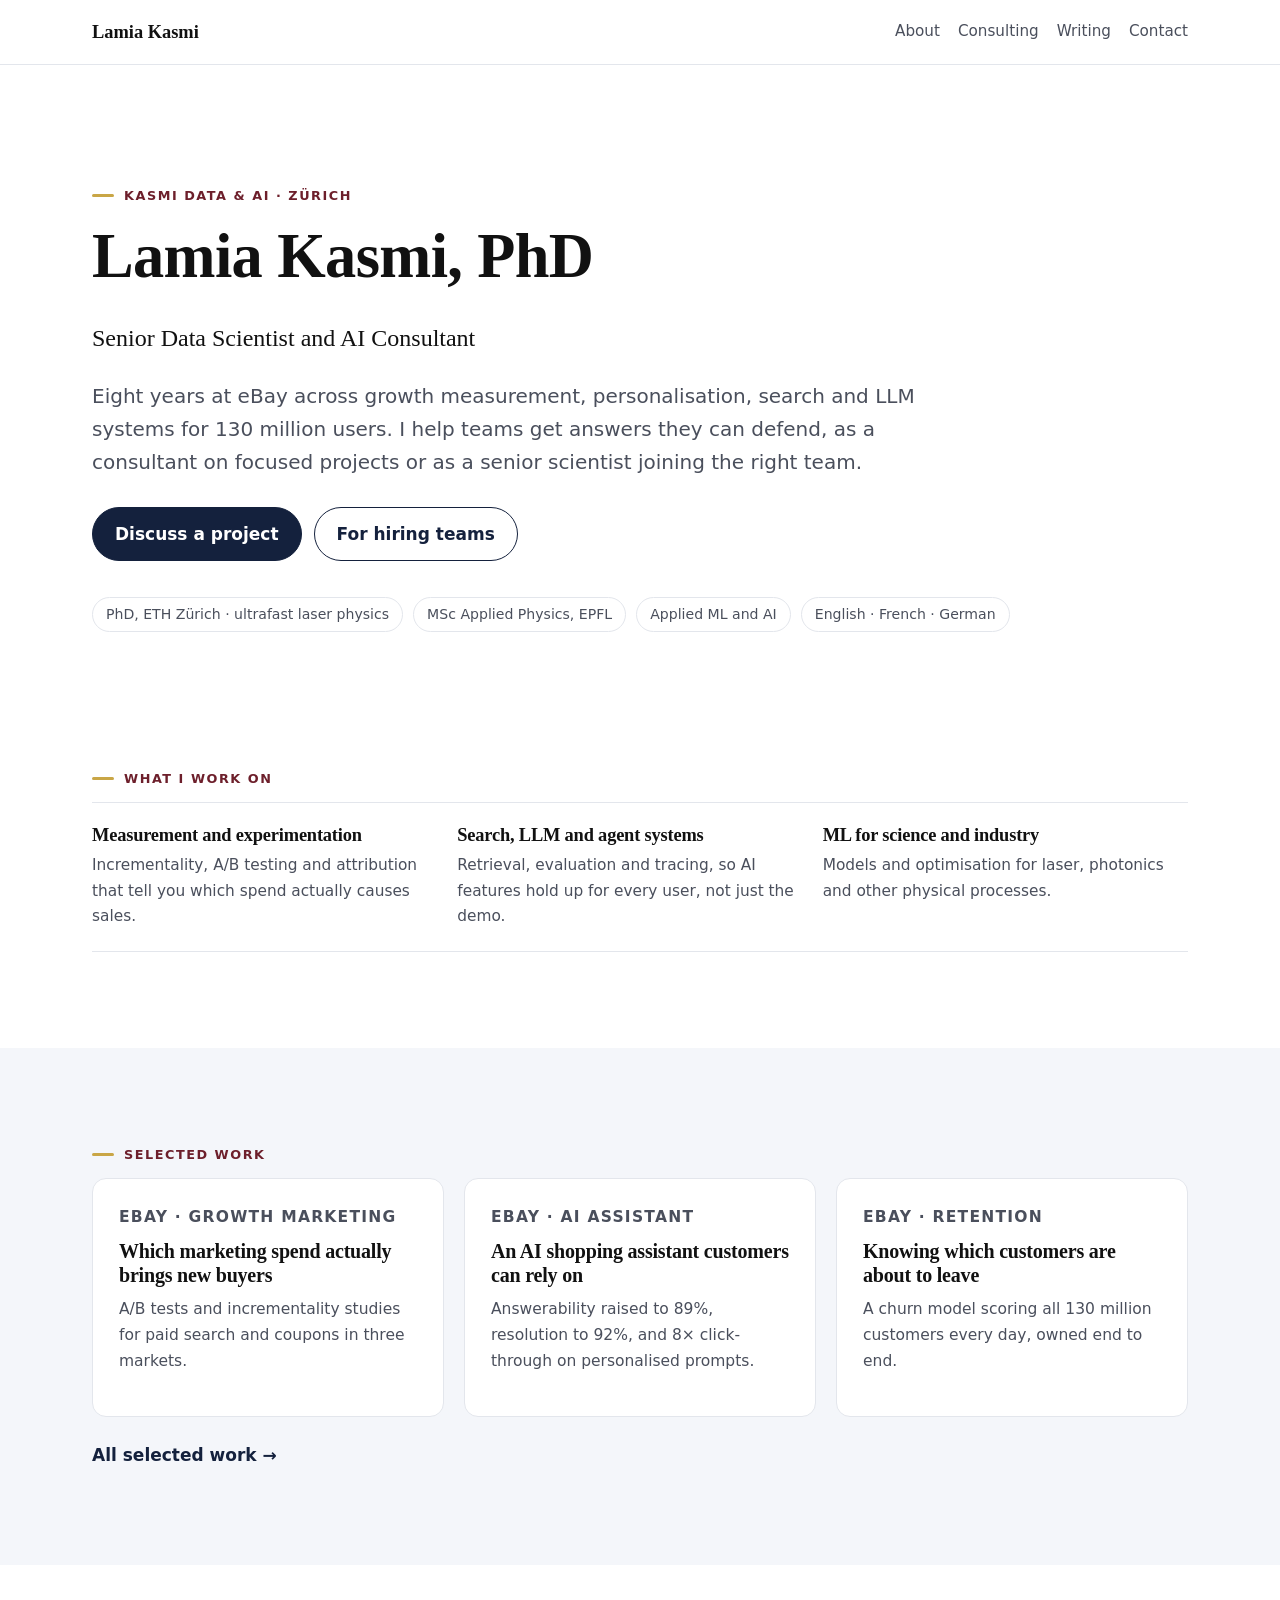
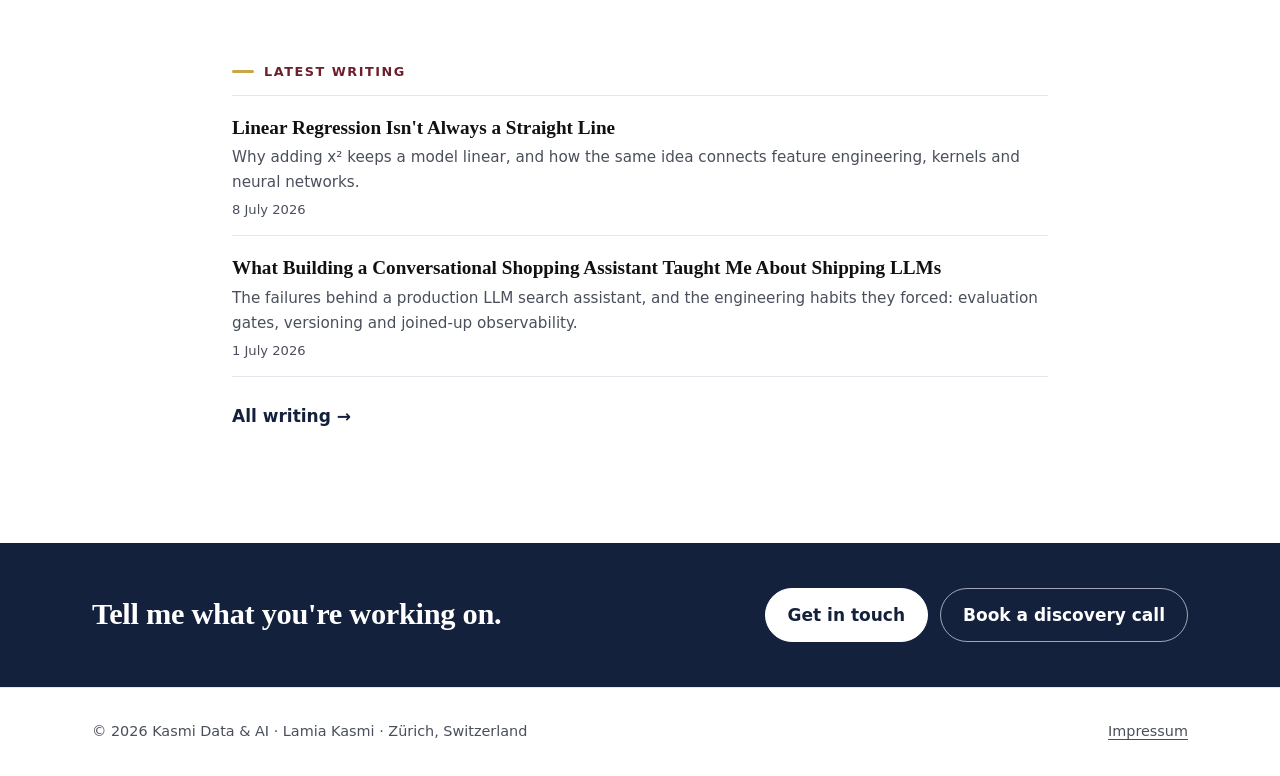
<file: index.html>
<!doctype html>
<html lang="en">
<head>
<meta charset="utf-8">
<meta name="viewport" content="width=device-width, initial-scale=1">
<title>Lamia Kasmi, PhD | Senior Data Scientist and AI Consultant, Zürich</title>
<meta name="description" content="Lamia Kasmi, physicist turned data scientist in Zürich. Growth measurement, experimentation, search and LLM systems, and ML for science and industry.">
<link rel="canonical" href="https://lamiakasmi.com/">
<meta property="og:type" content="website">
<meta property="og:title" content="Lamia Kasmi, PhD | Senior Data Scientist and AI Consultant, Zürich">
<meta property="og:description" content="Lamia Kasmi, physicist turned data scientist in Zürich. Growth measurement, experimentation, search and LLM systems, and ML for science and industry.">
<meta property="og:url" content="https://lamiakasmi.com/">
<meta name="twitter:card" content="summary">
<link rel="icon" href="/static/favicon.svg" type="image/svg+xml">
<link rel="stylesheet" href="/static/style.css?v=b603ca87">
<script type="application/ld+json">
{"@context":"https://schema.org","@type":"Person","name":"Lamia Kasmi","jobTitle":"Senior Data Scientist and AI Consultant","url":"https://lamiakasmi.com","address":{"@type":"PostalAddress","addressLocality":"Zürich","addressCountry":"CH"},"alumniOf":[{"@type":"CollegeOrUniversity","name":"ETH Zürich"},{"@type":"CollegeOrUniversity","name":"EPFL"}],"knowsAbout":["Experimentation","Incrementality measurement","Marketing attribution","Search and retrieval","LLM evaluation","Machine learning","Laser physics"],"knowsLanguage":["en","fr","de"],"worksFor":{"@type":"Organization","name":"Kasmi Data & AI","url":"https://lamiakasmi.com"}}
</script>

<script data-goatcounter="https://lamiakasmi.goatcounter.com/count" async src="https://gc.zgo.at/count.js"></script>
</head>
<body>
<header class="site-header">
  <div class="wrap bar">
    <a class="brand" href="/">Lamia Kasmi</a>
    <nav aria-label="Main">
      <a href="/about/">About</a>
      <a href="/consulting/">Consulting</a>
      <a href="/writing/">Writing</a>
      <a href="/contact/">Contact</a>
    </nav>
  </div>
</header>
<main>
<section class="hero">
  <div class="wrap">
    <p class="eyebrow">Kasmi Data &amp; AI · Zürich</p>
    <h1>Lamia Kasmi, PhD</h1>
    <p class="role">Senior Data Scientist and AI Consultant</p>
    <p class="lead">Eight years at eBay across growth measurement, personalisation, search and LLM systems for 130 million users. I help teams get answers they can defend, as a consultant on focused projects or as a senior scientist joining the right team.</p>
    <div class="actions">
      <a class="btn" href="/contact/">Discuss a project</a>
      <a class="btn ghost" href="/about/#roles">For hiring teams</a>
    </div>
    <ul class="creds">
      <li>PhD, ETH Zürich · ultrafast laser physics</li>
      <li>MSc Applied Physics, EPFL</li>
      <li>Applied ML and AI</li>
      <li>English · French · German</li>
    </ul>
  </div>
</section>

<section class="section tight-top">
  <div class="wrap">
    <p class="eyebrow">What I work on</p>
    <div class="pillars">
      <a href="/consulting/#measurement"><h3>Measurement and experimentation</h3><p>Incrementality, A/B testing and attribution that tell you which spend actually causes sales.</p></a>
      <a href="/consulting/#ai-systems"><h3>Search, LLM and agent systems</h3><p>Retrieval, evaluation and tracing, so AI features hold up for every user, not just the demo.</p></a>
      <a href="/consulting/#science"><h3>ML for science and industry</h3><p>Models and optimisation for laser, photonics and other physical processes.</p></a>
    </div>
  </div>
</section>

<section class="section alt">
  <div class="wrap">
    <p class="eyebrow">Selected work</p>
    <div class="grid three">
      <article class="work">
        <p class="tag">eBay · Growth marketing</p>
        <h3>Which marketing spend actually brings new buyers</h3>
        <p>A/B tests and incrementality studies for paid search and coupons in three markets.</p>
      </article>
      <article class="work">
        <p class="tag">eBay · AI assistant</p>
        <h3>An AI shopping assistant customers can rely on</h3>
        <p>Answerability raised to 89%, resolution to 92%, and 8× click-through on personalised prompts.</p>
      </article>
      <article class="work">
        <p class="tag">eBay · Retention</p>
        <h3>Knowing which customers are about to leave</h3>
        <p>A churn model scoring all 130 million customers every day, owned end to end.</p>
      </article>
    </div>
    <p class="after-grid"><a class="more" href="/consulting/#work">All selected work →</a></p>
  </div>
</section>



<section class="section">
  <div class="wrap narrow">
    <p class="eyebrow">Latest writing</p>
    <ul class="post-list"><li><a href="/writing/linear-in-parameters/"><span class="post-title">Linear Regression Isn&#x27;t Always a Straight Line</span><span class="post-desc">Why adding x² keeps a model linear, and how the same idea connects feature engineering, kernels and neural networks.</span></a><time datetime="2026-07-08">8 July 2026</time></li>
<li><a href="/writing/building-a-conversational-shopping-assistant/"><span class="post-title">What Building a Conversational Shopping Assistant Taught Me About Shipping LLMs</span><span class="post-desc">The failures behind a production LLM search assistant, and the engineering habits they forced: evaluation gates, versioning and joined-up observability.</span></a><time datetime="2026-07-01">1 July 2026</time></li></ul>
    <p><a class="more" href="/writing/">All writing →</a></p>
  </div>
</section>

<section class="cta-band">
  <div class="wrap bar">
    <h2>Tell me what you're working on.</h2>
    <div class="actions tight"><a class="btn" href="/contact/">Get in touch</a><a class="btn ghost-light" href="https://calendly.com/lamiakasmi/30min">Book a discovery call</a></div>
  </div>
</section>
</main>

<footer class="site-footer">
  <div class="wrap bar">
    <span>© 2026 Kasmi Data &amp; AI · Lamia Kasmi · Zürich, Switzerland</span>
    <span><a href="/impressum/">Impressum</a></span>
  </div>
</footer>
</body>
</html>
</file>
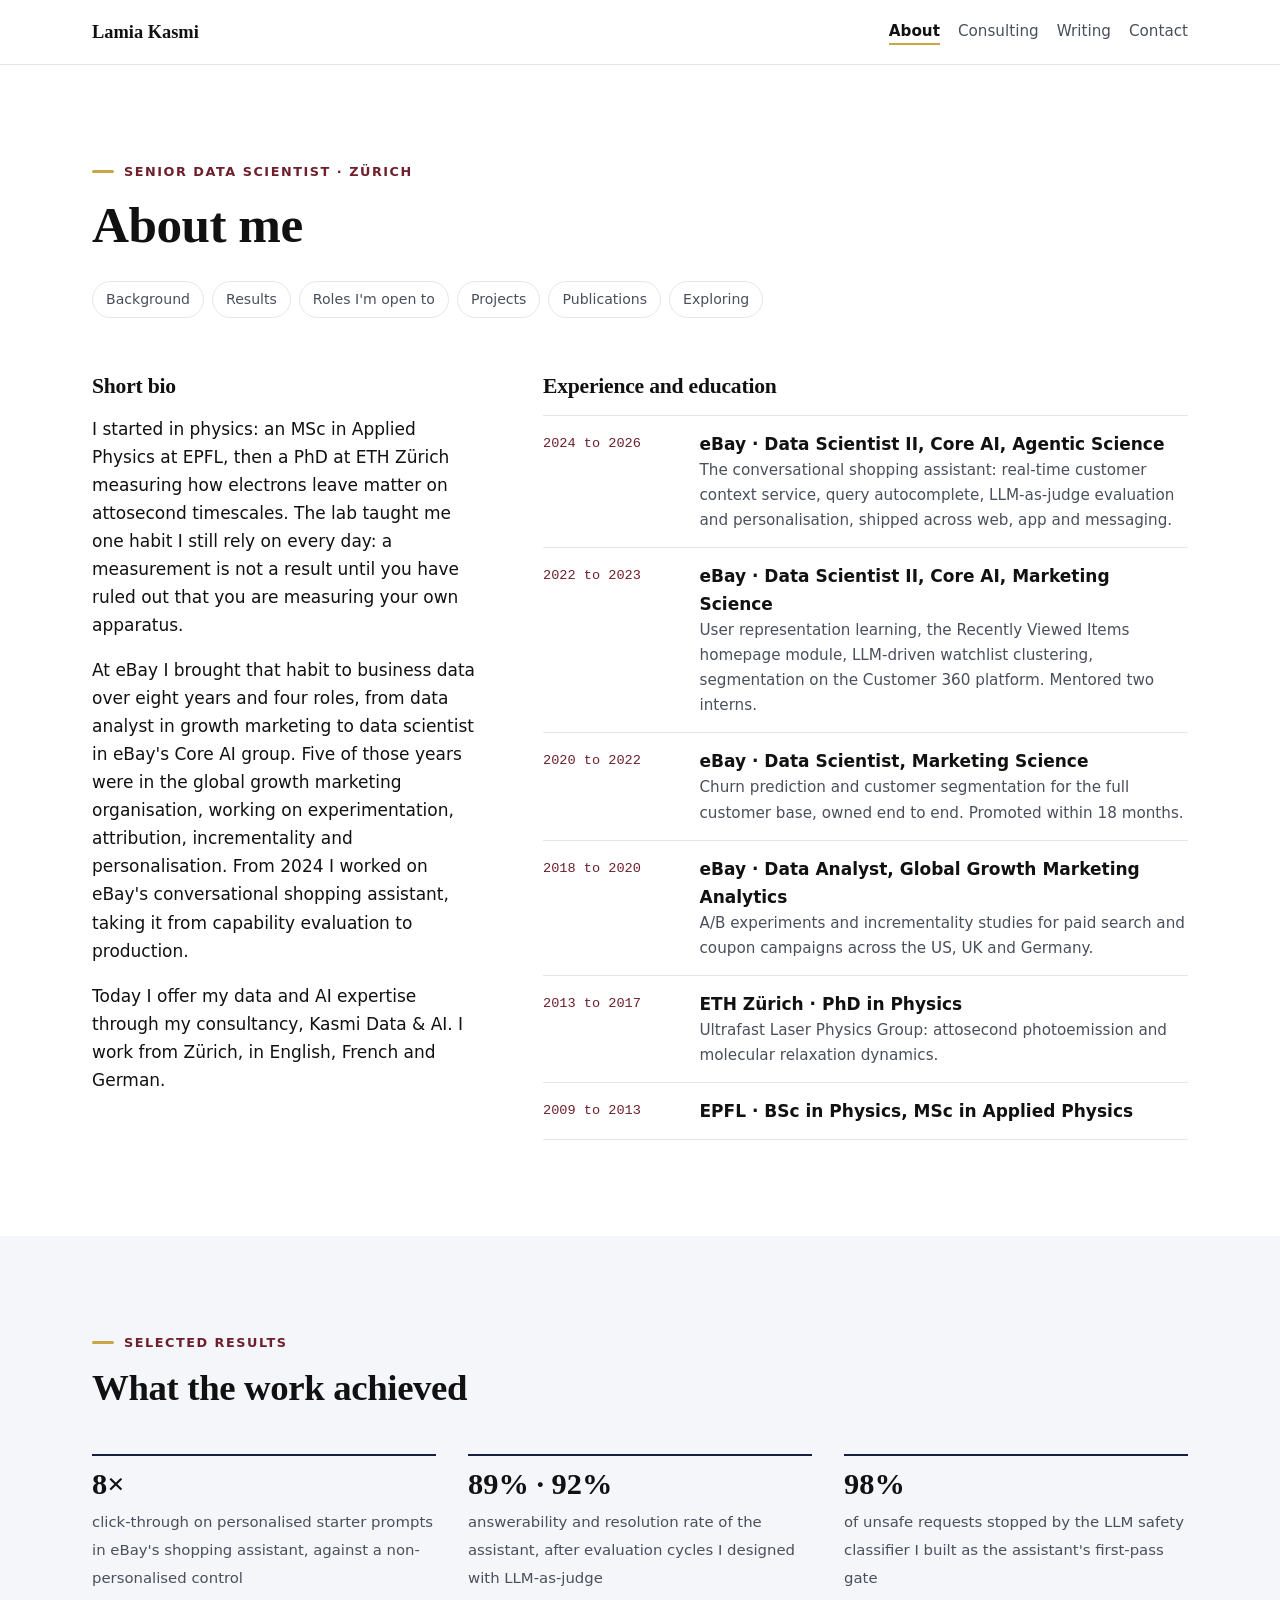
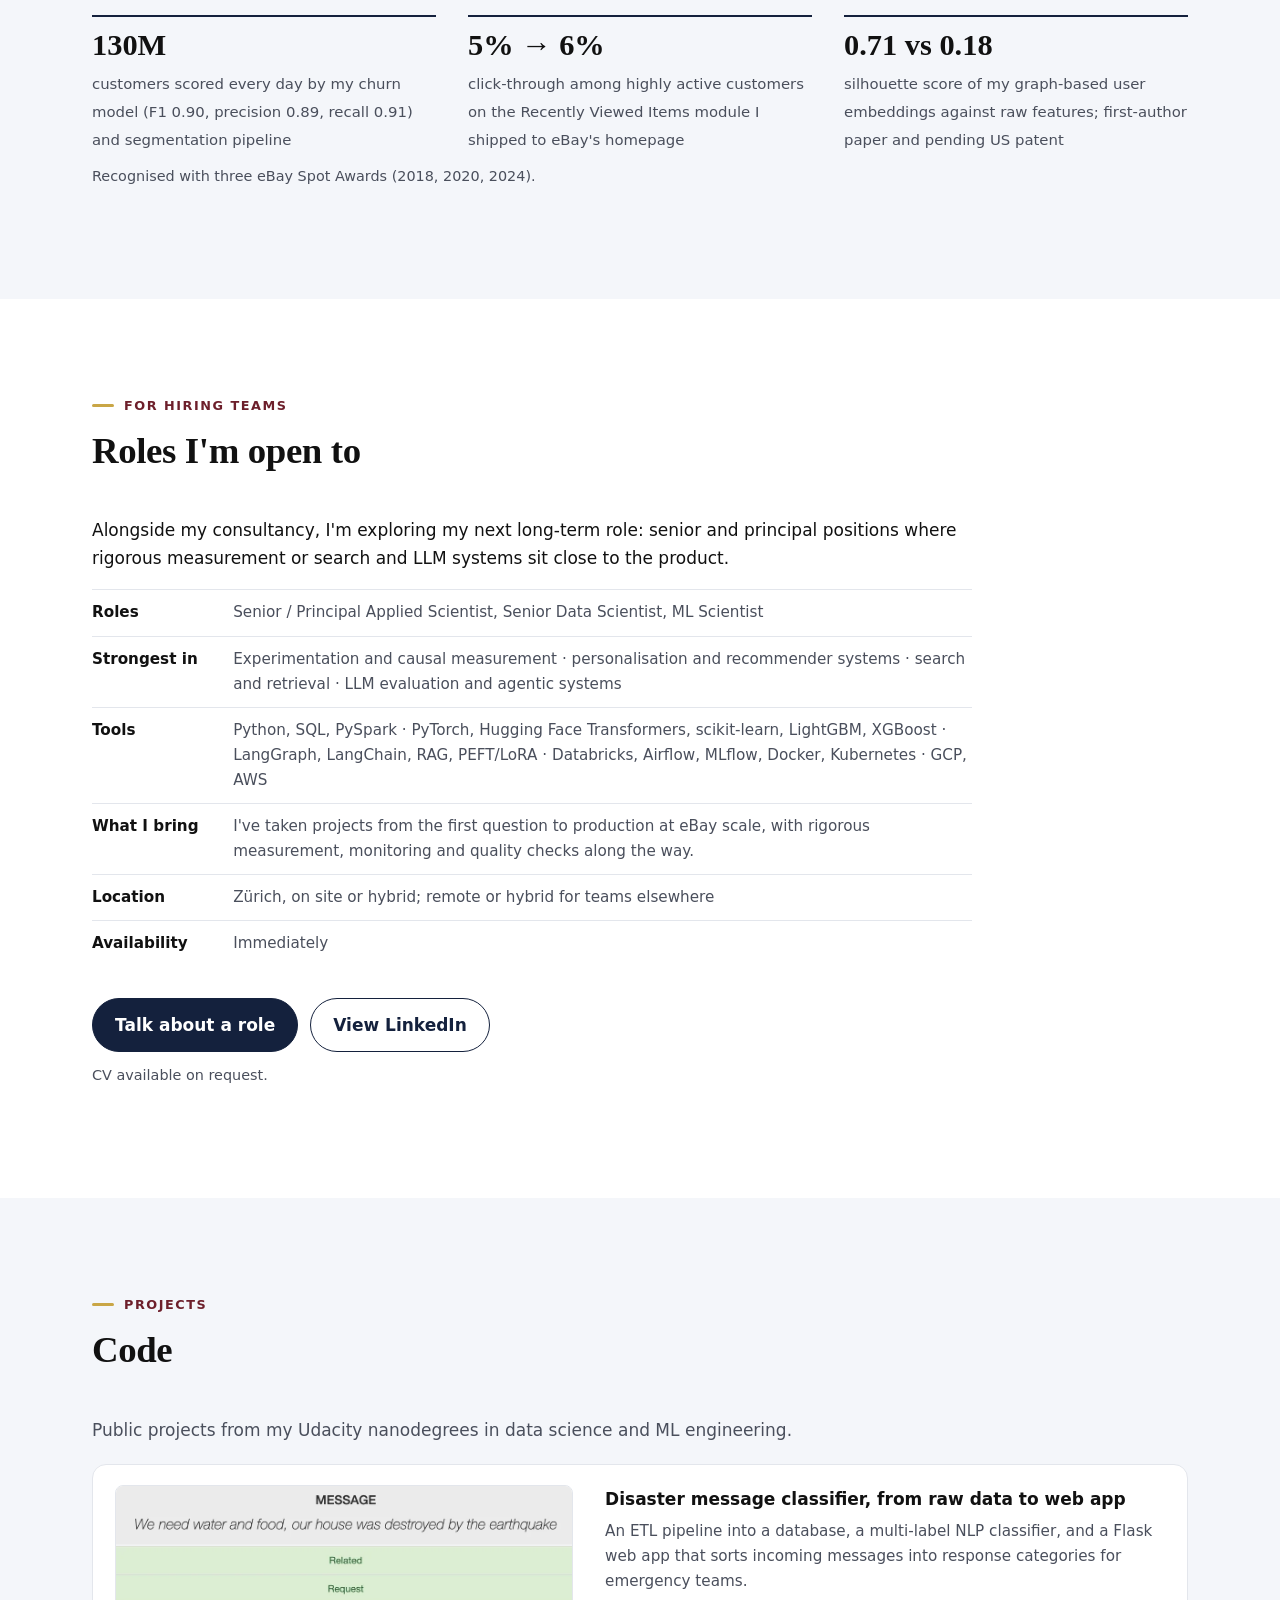
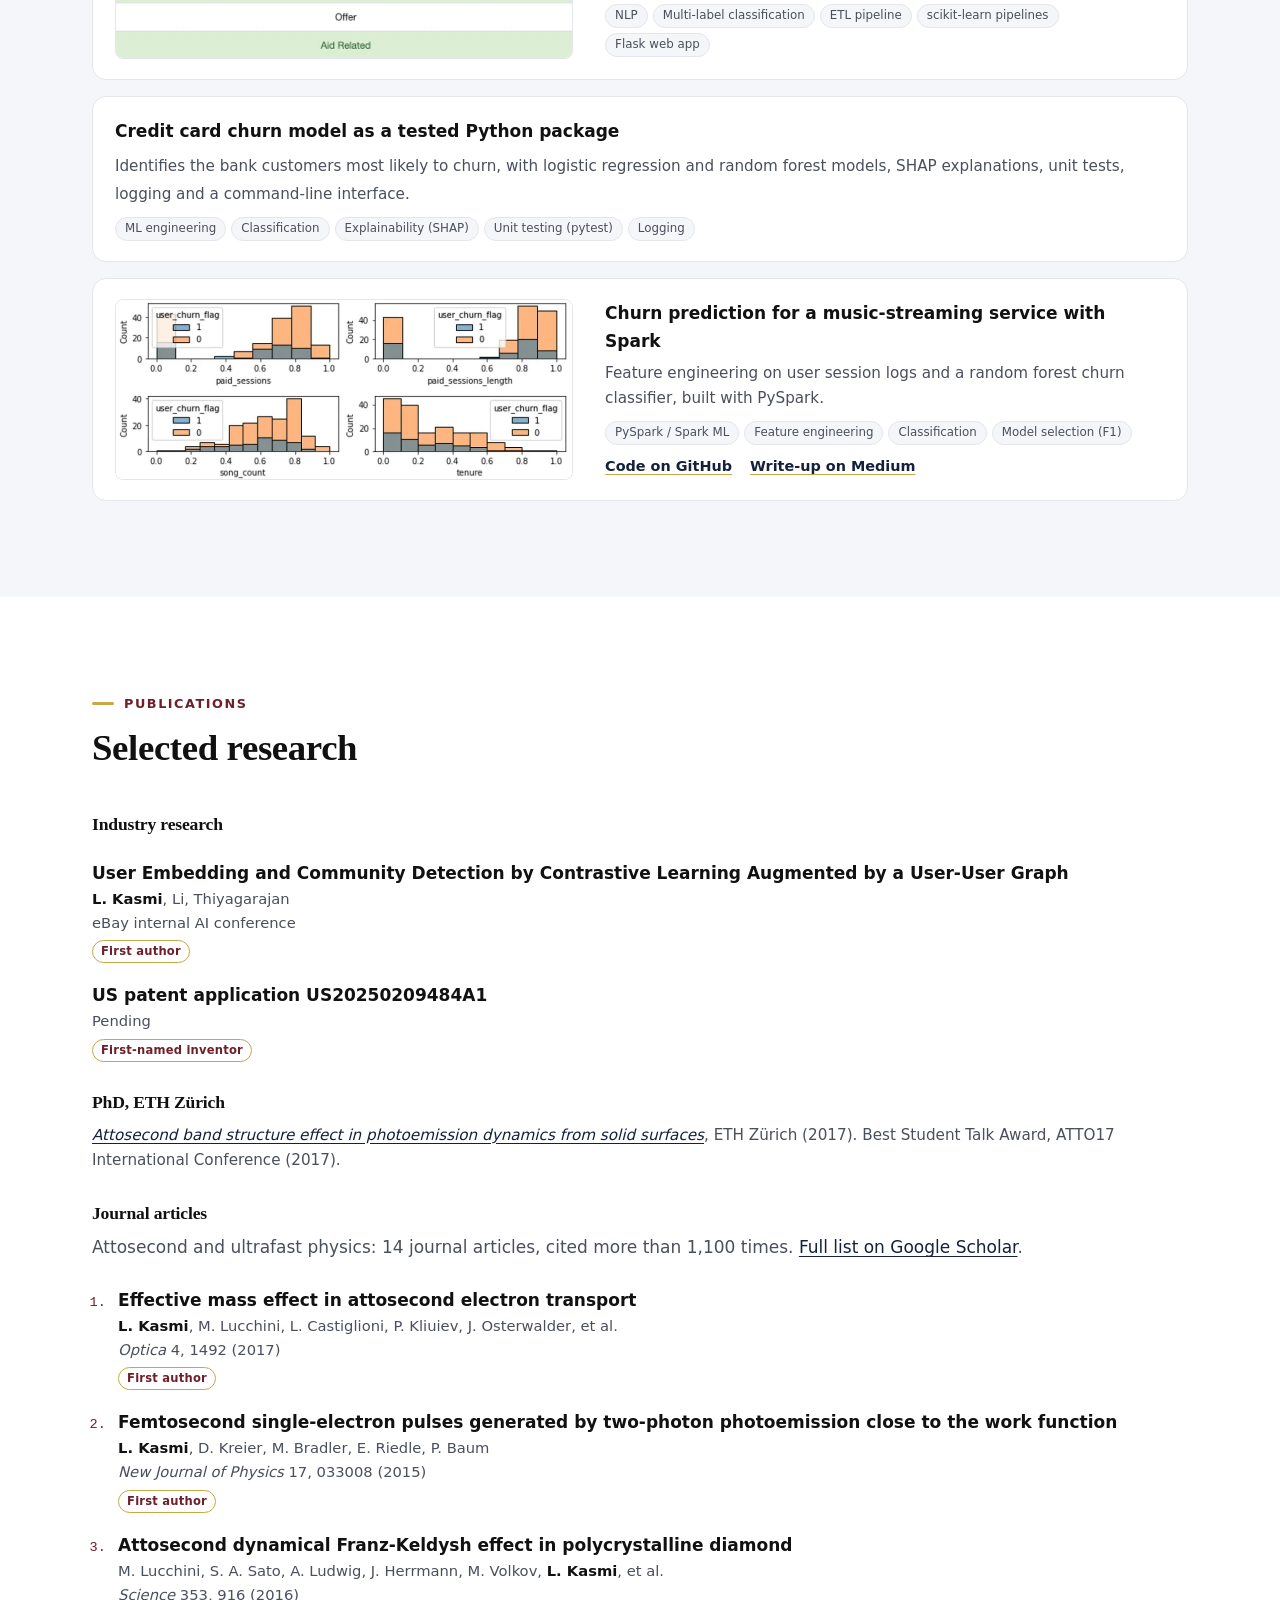
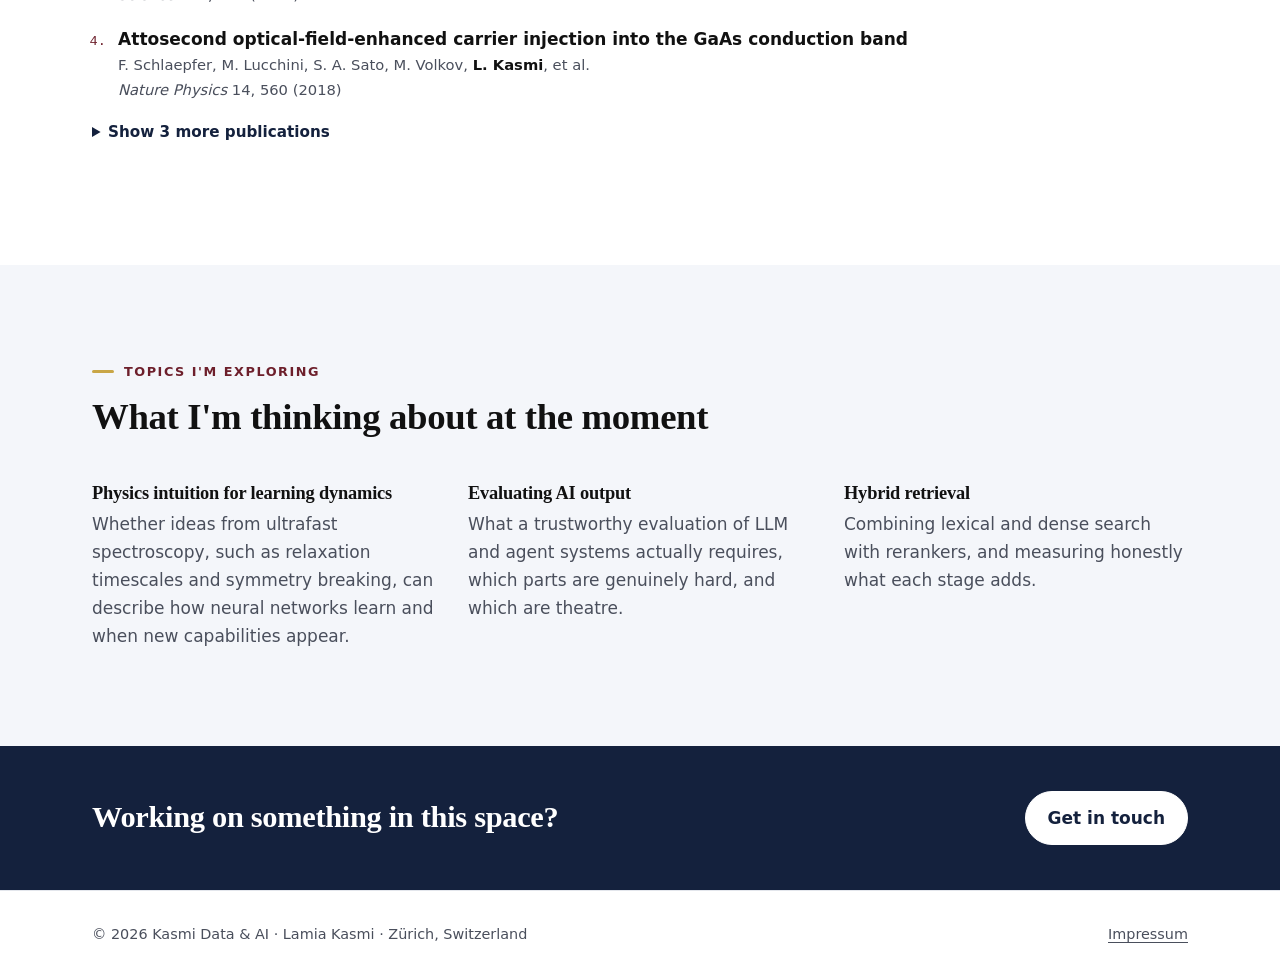
<file: about/index.html>
<!doctype html>
<html lang="en">
<head>
<meta charset="utf-8">
<meta name="viewport" content="width=device-width, initial-scale=1">
<title>Lamia Kasmi, PhD | Senior Data Scientist, Zürich</title>
<meta name="description" content="Senior data scientist in Zürich with eight years at eBay: experimentation, search and retrieval, LLM evaluation and personalisation. ETH Zürich PhD. Experience, projects, publications and roles she is open to.">
<link rel="canonical" href="https://lamiakasmi.com/about/">
<meta property="og:type" content="website">
<meta property="og:title" content="Lamia Kasmi, PhD | Senior Data Scientist, Zürich">
<meta property="og:description" content="Senior data scientist in Zürich with eight years at eBay: experimentation, search and retrieval, LLM evaluation and personalisation. ETH Zürich PhD. Experience, projects, publications and roles she is open to.">
<meta property="og:url" content="https://lamiakasmi.com/about/">
<meta name="twitter:card" content="summary">
<link rel="icon" href="/static/favicon.svg" type="image/svg+xml">
<link rel="stylesheet" href="/static/style.css?v=b603ca87">
<script type="application/ld+json">
{"@context":"https://schema.org","@type":"Person","name":"Lamia Kasmi","jobTitle":"Senior Data Scientist and AI Consultant","url":"https://lamiakasmi.com","address":{"@type":"PostalAddress","addressLocality":"Zürich","addressCountry":"CH"},"alumniOf":[{"@type":"CollegeOrUniversity","name":"ETH Zürich"},{"@type":"CollegeOrUniversity","name":"EPFL"}],"knowsAbout":["Experimentation","Incrementality measurement","Marketing attribution","Search and retrieval","LLM evaluation","Machine learning","Laser physics"],"knowsLanguage":["en","fr","de"],"worksFor":{"@type":"Organization","name":"Kasmi Data & AI","url":"https://lamiakasmi.com"}}
</script>

<script data-goatcounter="https://lamiakasmi.goatcounter.com/count" async src="https://gc.zgo.at/count.js"></script>
</head>
<body>
<header class="site-header">
  <div class="wrap bar">
    <a class="brand" href="/">Lamia Kasmi</a>
    <nav aria-label="Main">
      <a href="/about/" aria-current="page">About</a>
      <a href="/consulting/">Consulting</a>
      <a href="/writing/">Writing</a>
      <a href="/contact/">Contact</a>
    </nav>
  </div>
</header>
<main>
<header class="page-head">
  <div class="wrap">
    <p class="eyebrow">Senior Data Scientist · Zürich</p>
    <h1>About me</h1>
    <nav class="subnav" aria-label="On this page">
      <a href="#background">Background</a><a href="#results">Results</a><a href="#roles">Roles I'm open to</a><a href="#projects">Projects</a><a href="#publications">Publications</a><a href="#exploring">Exploring</a>
    </nav>
  </div>
</header>

<section class="section tight-top" id="background">
  <div class="wrap split">
    <div>
    <h2 class="small">Short bio</h2>
    <p>I started in physics: an MSc in Applied Physics at EPFL, then a PhD at ETH Zürich measuring how electrons leave matter on attosecond timescales. The lab taught me one habit I still rely on every day: a measurement is not a result until you have ruled out that you are measuring your own apparatus.</p>
    <p>At eBay I brought that habit to business data over eight years and four roles, from data analyst in growth marketing to data scientist in eBay's Core AI group. Five of those years were in the global growth marketing organisation, working on experimentation, attribution, incrementality and personalisation. From 2024 I worked on eBay's conversational shopping assistant, taking it from capability evaluation to production.</p>
    <p>Today I offer my data and AI expertise through my consultancy, Kasmi Data &amp; AI. I work from Zürich, in English, French and German.</p>
    </div>
    <div>
    <h2 class="small">Experience and education</h2>
    <ul class="timeline">
      <li><span>2024 to 2026</span><div><strong>eBay · Data Scientist II, Core AI, Agentic Science</strong><p>The conversational shopping assistant: real-time customer context service, query autocomplete, LLM-as-judge evaluation and personalisation, shipped across web, app and messaging.</p></div></li>
      <li><span>2022 to 2023</span><div><strong>eBay · Data Scientist II, Core AI, Marketing Science</strong><p>User representation learning, the Recently Viewed Items homepage module, LLM-driven watchlist clustering, segmentation on the Customer 360 platform. Mentored two interns.</p></div></li>
      <li><span>2020 to 2022</span><div><strong>eBay · Data Scientist, Marketing Science</strong><p>Churn prediction and customer segmentation for the full customer base, owned end to end. Promoted within 18 months.</p></div></li>
      <li><span>2018 to 2020</span><div><strong>eBay · Data Analyst, Global Growth Marketing Analytics</strong><p>A/B experiments and incrementality studies for paid search and coupon campaigns across the US, UK and Germany.</p></div></li>
      <li><span>2013 to 2017</span><div><strong>ETH Zürich · PhD in Physics</strong><p>Ultrafast Laser Physics Group: attosecond photoemission and molecular relaxation dynamics.</p></div></li>
      <li><span>2009 to 2013</span><div><strong>EPFL · BSc in Physics, MSc in Applied Physics</strong></div></li>
    </ul>
    </div>
  </div>
</section>

<section class="section alt" id="results">
  <div class="wrap">
    <p class="eyebrow">Selected results</p>
    <h2>What the work achieved</h2>
    <ul class="stats">
      <li><strong>8×</strong><span>click-through on personalised starter prompts in eBay's shopping assistant, against a non-personalised control</span></li>
      <li><strong>89% · 92%</strong><span>answerability and resolution rate of the assistant, after evaluation cycles I designed with LLM-as-judge</span></li>
      <li><strong>98%</strong><span>of unsafe requests stopped by the LLM safety classifier I built as the assistant's first-pass gate</span></li>
      <li><strong>130M</strong><span>customers scored every day by my churn model (F1 0.90, precision 0.89, recall 0.91) and segmentation pipeline</span></li>
      <li><strong>5% → 6%</strong><span>click-through among highly active customers on the Recently Viewed Items module I shipped to eBay's homepage</span></li>
      <li><strong>0.71 vs 0.18</strong><span>silhouette score of my graph-based user embeddings against raw features; first-author paper and pending US patent</span></li>
    </ul>
    <p class="note-small">Recognised with three eBay Spot Awards (2018, 2020, 2024).</p>
  </div>
</section>

<section class="section" id="roles">
  <div class="wrap">
    <p class="eyebrow">For hiring teams</p>
    <h2>Roles I'm open to</h2>
    <p>Alongside my consultancy, I'm exploring my next long-term role: senior and principal positions where rigorous measurement or search and LLM systems sit close to the product.</p>
    <ul class="facts">
      <li><strong>Roles</strong><span>Senior / Principal Applied Scientist, Senior Data Scientist, ML Scientist</span></li>
      <li><strong>Strongest in</strong><span>Experimentation and causal measurement · personalisation and recommender systems · search and retrieval · LLM evaluation and agentic systems</span></li>
      <li><strong>Tools</strong><span>Python, SQL, PySpark · PyTorch, Hugging Face Transformers, scikit-learn, LightGBM, XGBoost · LangGraph, LangChain, RAG, PEFT/LoRA · Databricks, Airflow, MLflow, Docker, Kubernetes · GCP, AWS</span></li>
      <li><strong>What I bring</strong><span>I've taken projects from the first question to production at eBay scale, with rigorous measurement, monitoring and quality checks along the way.</span></li>
      <li><strong>Location</strong><span>Zürich, on site or hybrid; remote or hybrid for teams elsewhere</span></li>
      <li><strong>Availability</strong><span>Immediately</span></li>
    </ul>
    <div class="actions tight">
      <a class="btn" href="/contact/">Talk about a role</a>
      <a class="btn ghost" href="https://www.linkedin.com/in/lamiakasmi-phd">View LinkedIn</a>
    </div>
    <p class="note-small">CV available on request.</p>
  </div>
</section>

<section class="section alt" id="projects">
  <div class="wrap">
    <p class="eyebrow">Projects</p>
    <h2>Code</h2>
    <p class="muted-lead">Public projects from my Udacity nanodegrees in data science and ML engineering.</p>
    <ul class="projects cards">
      
      
      <li class="featured"><a class="thumb-link" href="https://github.com/Lamiaka/DisasterResponseProject" tabindex="-1" aria-hidden="true"><img class="thumb" src="/static/projects/disaster-response-app.webp" width="1000" height="377" loading="lazy" alt="The web app classifying the message 'We need water and food, our house was destroyed by the earthquake' as related, a request and aid related"></a><a href="https://github.com/Lamiaka/DisasterResponseProject">Disaster message classifier, from raw data to web app</a><span>An ETL pipeline into a database, a multi-label NLP classifier, and a Flask web app that sorts incoming messages into response categories for emergency teams.</span><ul class="tags" aria-label="Skills"><li>NLP</li><li>Multi-label classification</li><li>ETL pipeline</li><li>scikit-learn pipelines</li><li>Flask web app</li></ul></li>
      <li><a href="https://github.com/Lamiaka/ChurnPrediction-MLDevops">Credit card churn model as a tested Python package</a><span>Identifies the bank customers most likely to churn, with logistic regression and random forest models, SHAP explanations, unit tests, logging and a command-line interface.</span><ul class="tags" aria-label="Skills"><li>ML engineering</li><li>Classification</li><li>Explainability (SHAP)</li><li>Unit testing (pytest)</li><li>Logging</li></ul></li>
      <li class="featured"><a class="thumb-link" href="https://github.com/Lamiaka/sparkify" tabindex="-1" aria-hidden="true"><img class="thumb" src="/static/projects/sparkify-churn-features.webp" width="906" height="355" loading="lazy" alt="Histograms of paid sessions, paid session length, song count and tenure, split by churned and retained users"></a><a href="https://github.com/Lamiaka/sparkify">Churn prediction for a music-streaming service with Spark</a><span>Feature engineering on user session logs and a random forest churn classifier, built with PySpark.</span><ul class="tags" aria-label="Skills"><li>PySpark / Spark ML</li><li>Feature engineering</li><li>Classification</li><li>Model selection (F1)</li></ul><p class="card-links"><a href="https://github.com/Lamiaka/sparkify">Code on GitHub</a><a href="https://medium.com/@lamiak/predicting-churn-for-sparkify-381dfac1a21f">Write-up on Medium</a></p></li>
    </ul>
  </div>
</section>

<section class="section" id="publications">
  <div class="wrap">
    <p class="eyebrow">Publications</p>
    <h2>Selected research</h2>
    <h3 class="pub-head">Industry research</h3>
    <ul class="pubs plain">
      <li><span class="pub-title">User Embedding and Community Detection by Contrastive Learning Augmented by a User-User Graph</span><span class="authors"><strong>L. Kasmi</strong>, Li, Thiyagarajan</span><span class="venue">eBay internal AI conference</span> <span class="badge">First author</span></li>
      <li><a href="https://patents.google.com/patent/US20250209484A1">US patent application US20250209484A1</a><span class="venue">Pending</span> <span class="badge">First-named inventor</span></li>
    </ul>
    <h3 class="pub-head">PhD, ETH Zürich</h3>
    <p class="thesis"><a href="https://www.research-collection.ethz.ch/entities/publication/0e63c2f3-6b00-481e-a8f1-0e26ba3b1336"><em>Attosecond band structure effect in photoemission dynamics from solid surfaces</em></a>, ETH Zürich (2017). Best Student Talk Award, ATTO17 International Conference (2017).</p>
    <h3 class="pub-head">Journal articles</h3>
    <p class="muted-lead">Attosecond and ultrafast physics: 14 journal articles, cited more than 1,100 times. <a href="https://scholar.google.com/citations?user=Egc4KZUAAAAJ&amp;hl=en">Full list on Google Scholar</a>.</p>
    <ol class="pubs">
      <li><a href="https://doi.org/10.1364/OPTICA.4.001492">Effective mass effect in attosecond electron transport</a><span class="authors"><strong>L. Kasmi</strong>, M. Lucchini, L. Castiglioni, P. Kliuiev, J. Osterwalder, et al.</span><span class="venue"><em>Optica</em> 4, 1492 (2017)</span> <span class="badge">First author</span></li>
      <li><a href="https://doi.org/10.1088/1367-2630/17/3/033008">Femtosecond single-electron pulses generated by two-photon photoemission close to the work function</a><span class="authors"><strong>L. Kasmi</strong>, D. Kreier, M. Bradler, E. Riedle, P. Baum</span><span class="venue"><em>New Journal of Physics</em> 17, 033008 (2015)</span> <span class="badge">First author</span></li>
      <li><a href="https://doi.org/10.1126/science.aag1268">Attosecond dynamical Franz-Keldysh effect in polycrystalline diamond</a><span class="authors">M. Lucchini, S. A. Sato, A. Ludwig, J. Herrmann, M. Volkov, <strong>L. Kasmi</strong>, et al.</span><span class="venue"><em>Science</em> 353, 916 (2016)</span></li>
      <li><a href="https://doi.org/10.1038/s41567-018-0069-0">Attosecond optical-field-enhanced carrier injection into the GaAs conduction band</a><span class="authors">F. Schlaepfer, M. Lucchini, S. A. Sato, M. Volkov, <strong>L. Kasmi</strong>, et al.</span><span class="venue"><em>Nature Physics</em> 14, 560 (2018)</span></li>
    </ol>
    <details class="more">
      <summary>Show 3 more publications</summary>
      <ol class="pubs" start="5">
        <li><a href="https://doi.org/10.1038/s41567-019-0602-9">Attosecond screening dynamics mediated by electron localization in transition metals</a><span class="authors">M. Volkov, S. A. Sato, F. Schlaepfer, <strong>L. Kasmi</strong>, et al.</span><span class="venue"><em>Nature Physics</em> 15, 1145 (2019)</span></li>
        <li><a href="https://doi.org/10.1103/PhysRevLett.115.137401">Light-matter interaction at surfaces in the spatiotemporal limit of macroscopic models</a><span class="authors">M. Lucchini, L. Castiglioni, <strong>L. Kasmi</strong>, P. Kliuiev, A. Ludwig, et al.</span><span class="venue"><em>Physical Review Letters</em> 115, 137401 (2015)</span></li>
        <li><a href="https://doi.org/10.1021/acs.jpclett.6b00646">Ultrafast relaxation dynamics of the ethylene cation C<sub>2</sub>H<sub>4</sub><sup>+</sup></a><span class="authors">A. Ludwig, E. Liberatore, J. Herrmann, <strong>L. Kasmi</strong>, et al.</span><span class="venue"><em>Journal of Physical Chemistry Letters</em> 7, 1901 (2016)</span></li>
      </ol>
    </details>
  </div>
</section>

<section class="section alt" id="exploring">
  <div class="wrap">
    <p class="eyebrow">Topics I'm exploring</p>
    <h2>What I'm thinking about at the moment</h2>
    <div class="topics">
      <div><h3>Physics intuition for learning dynamics</h3><p>Whether ideas from ultrafast spectroscopy, such as relaxation timescales and symmetry breaking, can describe how neural networks learn and when new capabilities appear.</p></div>
      <div><h3>Evaluating AI output</h3><p>What a trustworthy evaluation of LLM and agent systems actually requires, which parts are genuinely hard, and which are theatre.</p></div>
      <div><h3>Hybrid retrieval</h3><p>Combining lexical and dense search with rerankers, and measuring honestly what each stage adds.</p></div>
    </div>
  </div>
</section>

<section class="cta-band">
  <div class="wrap bar">
    <h2>Working on something in this space?</h2>
    <a class="btn" href="/contact/">Get in touch</a>
  </div>
</section>
</main>

<footer class="site-footer">
  <div class="wrap bar">
    <span>© 2026 Kasmi Data &amp; AI · Lamia Kasmi · Zürich, Switzerland</span>
    <span><a href="/impressum/">Impressum</a></span>
  </div>
</footer>
</body>
</html>
</file>
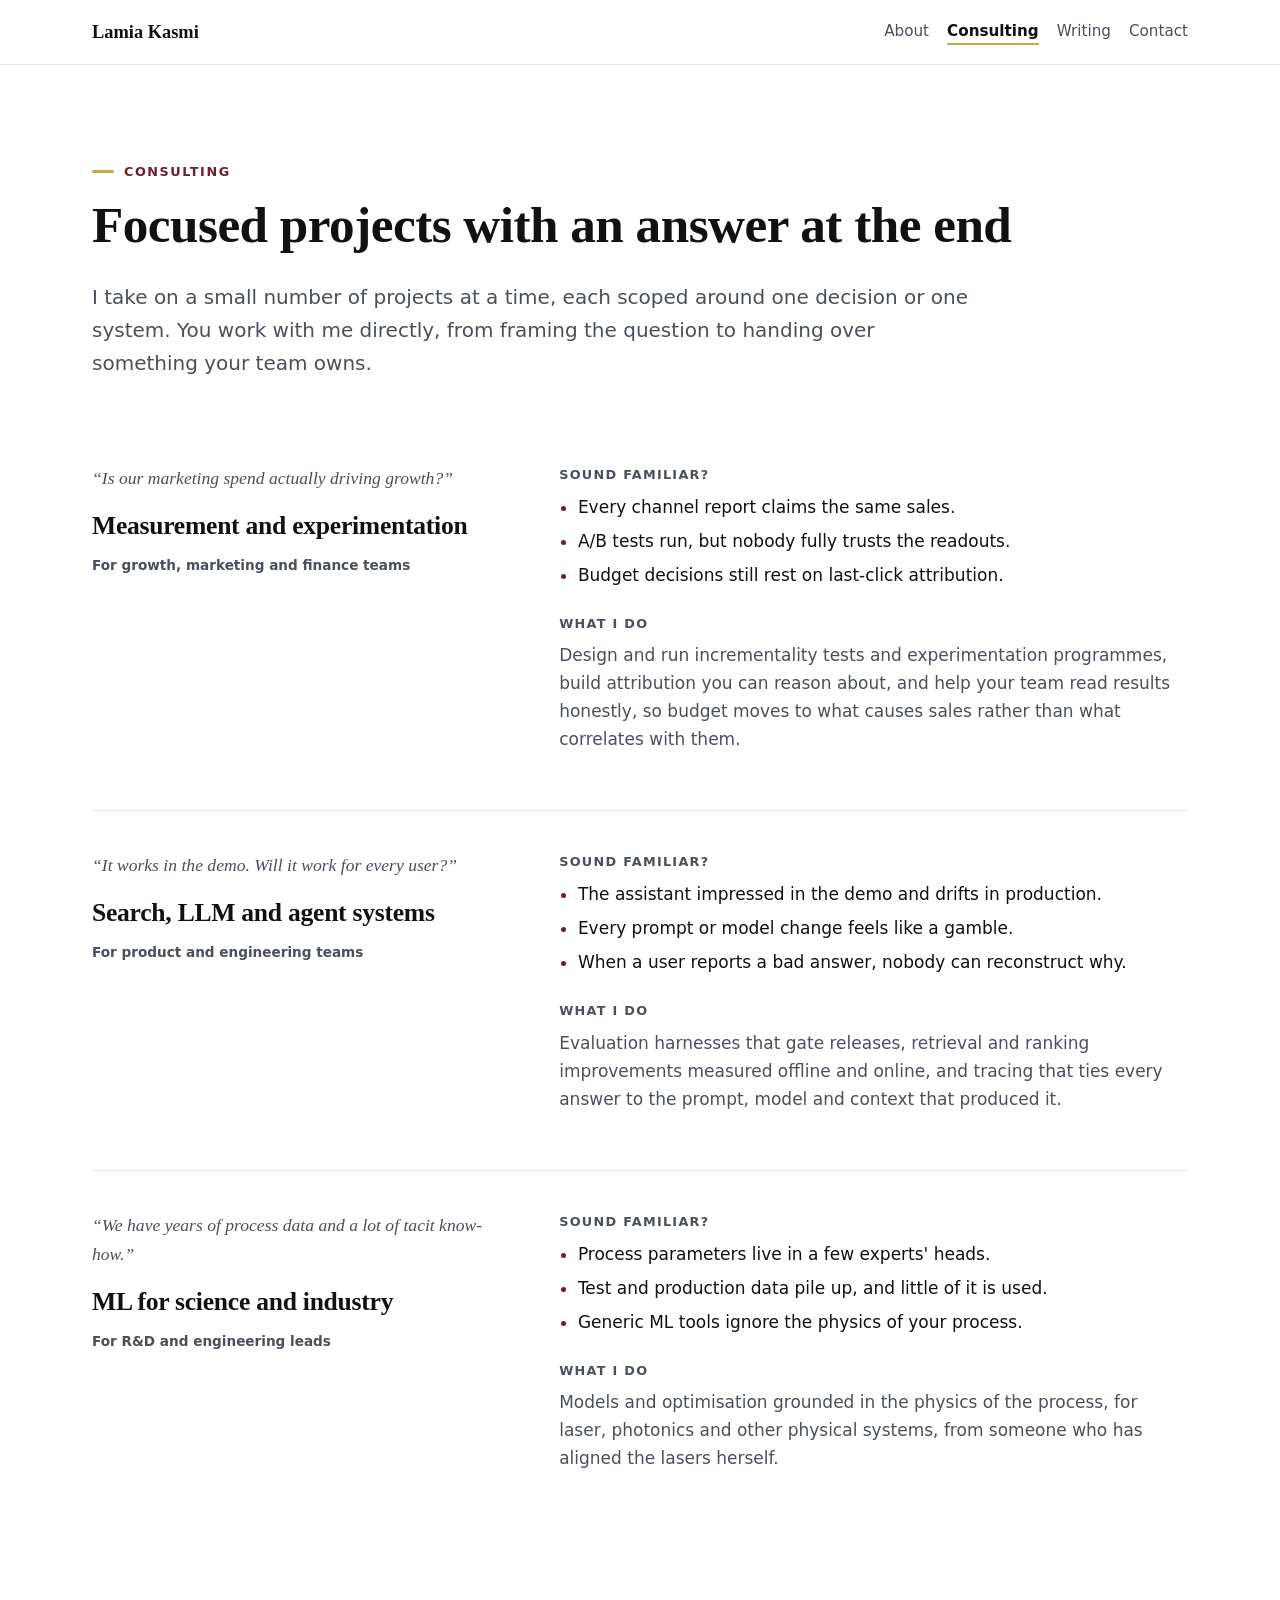
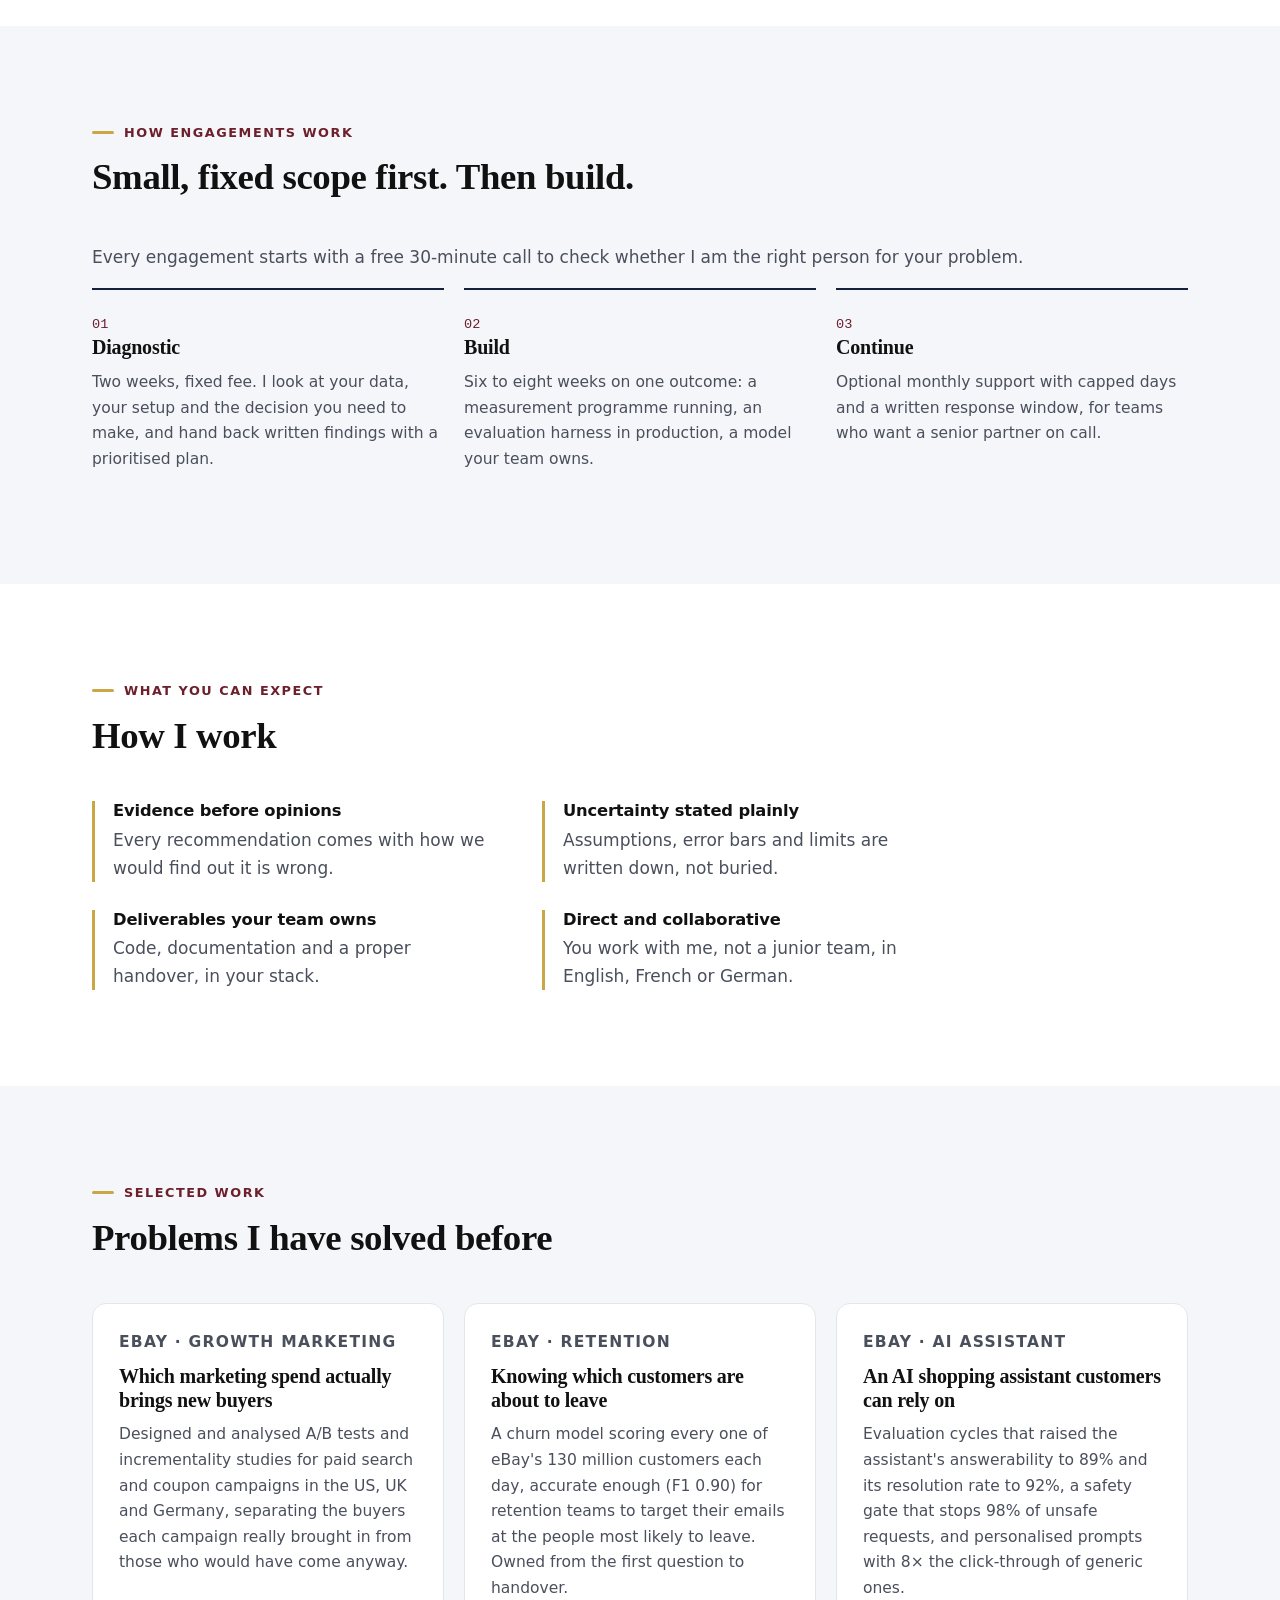
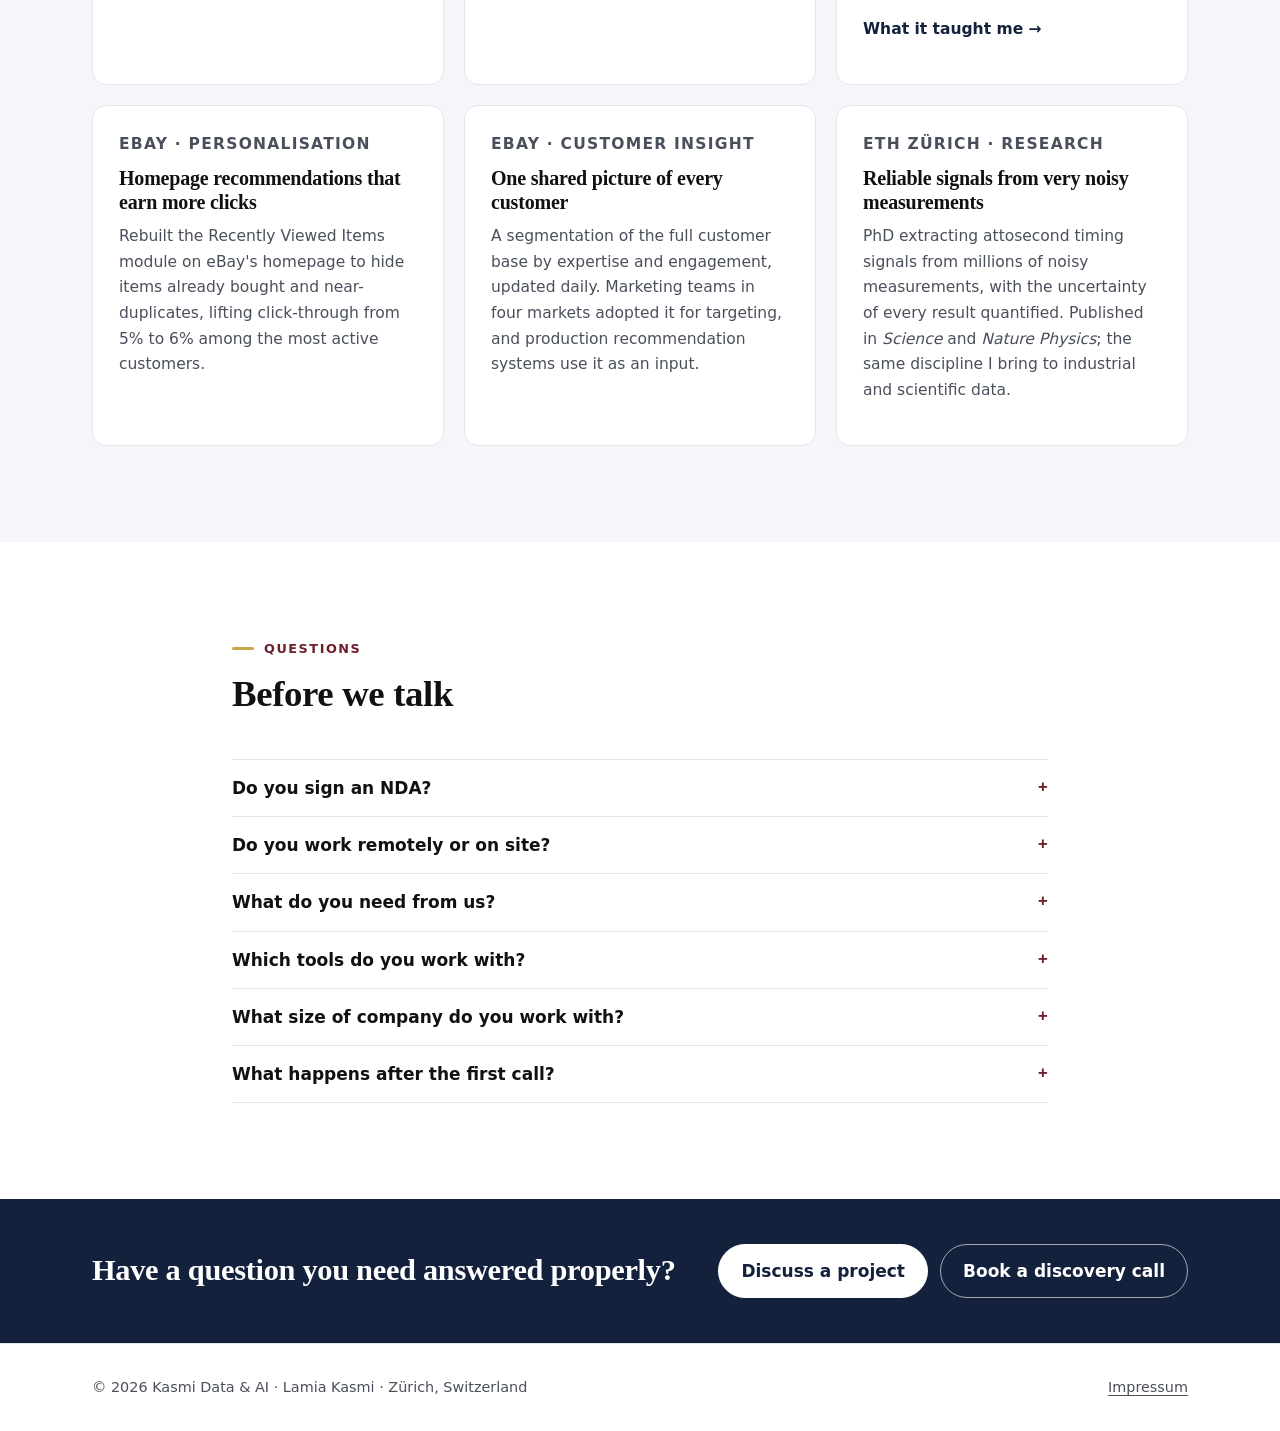
<file: consulting/index.html>
<!doctype html>
<html lang="en">
<head>
<meta charset="utf-8">
<meta name="viewport" content="width=device-width, initial-scale=1">
<title>Data and AI consulting in Zürich | Kasmi Data &amp; AI</title>
<meta name="description" content="Fixed-scope data science and AI consulting from Zürich: measurement and experimentation, search and LLM systems, and ML for science and industry.">
<link rel="canonical" href="https://lamiakasmi.com/consulting/">
<meta property="og:type" content="website">
<meta property="og:title" content="Data and AI consulting in Zürich | Kasmi Data &amp; AI">
<meta property="og:description" content="Fixed-scope data science and AI consulting from Zürich: measurement and experimentation, search and LLM systems, and ML for science and industry.">
<meta property="og:url" content="https://lamiakasmi.com/consulting/">
<meta name="twitter:card" content="summary">
<link rel="icon" href="/static/favicon.svg" type="image/svg+xml">
<link rel="stylesheet" href="/static/style.css?v=b603ca87">
<script type="application/ld+json">
{"@context":"https://schema.org","@type":"Person","name":"Lamia Kasmi","jobTitle":"Senior Data Scientist and AI Consultant","url":"https://lamiakasmi.com","address":{"@type":"PostalAddress","addressLocality":"Zürich","addressCountry":"CH"},"alumniOf":[{"@type":"CollegeOrUniversity","name":"ETH Zürich"},{"@type":"CollegeOrUniversity","name":"EPFL"}],"knowsAbout":["Experimentation","Incrementality measurement","Marketing attribution","Search and retrieval","LLM evaluation","Machine learning","Laser physics"],"knowsLanguage":["en","fr","de"],"worksFor":{"@type":"Organization","name":"Kasmi Data & AI","url":"https://lamiakasmi.com"}}
</script>

<script data-goatcounter="https://lamiakasmi.goatcounter.com/count" async src="https://gc.zgo.at/count.js"></script>
</head>
<body>
<header class="site-header">
  <div class="wrap bar">
    <a class="brand" href="/">Lamia Kasmi</a>
    <nav aria-label="Main">
      <a href="/about/">About</a>
      <a href="/consulting/" aria-current="page">Consulting</a>
      <a href="/writing/">Writing</a>
      <a href="/contact/">Contact</a>
    </nav>
  </div>
</header>
<main>
<header class="page-head">
  <div class="wrap">
    <p class="eyebrow">Consulting</p>
    <h1>Focused projects with an answer at the end</h1>
    <p class="lead">I take on a small number of projects at a time, each scoped around one decision or one system. You work with me directly, from framing the question to handing over something your team owns.</p>
  </div>
</header>

<section class="section tight-top" id="services">
  <div class="wrap">
    <div class="service" id="measurement">
      <div>
        <p class="q">“Is our marketing spend actually driving growth?”</p>
        <h2>Measurement and experimentation</h2>
        <p class="for">For growth, marketing and finance teams</p>
      </div>
      <div>
        <h4>Sound familiar?</h4>
        <ul class="bullets">
          <li>Every channel report claims the same sales.</li>
          <li>A/B tests run, but nobody fully trusts the readouts.</li>
          <li>Budget decisions still rest on last-click attribution.</li>
        </ul>
        <h4>What I do</h4>
        <p>Design and run incrementality tests and experimentation programmes, build attribution you can reason about, and help your team read results honestly, so budget moves to what causes sales rather than what correlates with them.</p>
      </div>
    </div>
    <div class="service" id="ai-systems">
      <div>
        <p class="q">“It works in the demo. Will it work for every user?”</p>
        <h2>Search, LLM and agent systems</h2>
        <p class="for">For product and engineering teams</p>
      </div>
      <div>
        <h4>Sound familiar?</h4>
        <ul class="bullets">
          <li>The assistant impressed in the demo and drifts in production.</li>
          <li>Every prompt or model change feels like a gamble.</li>
          <li>When a user reports a bad answer, nobody can reconstruct why.</li>
        </ul>
        <h4>What I do</h4>
        <p>Evaluation harnesses that gate releases, retrieval and ranking improvements measured offline and online, and tracing that ties every answer to the prompt, model and context that produced it.</p>
      </div>
    </div>
    <div class="service" id="science">
      <div>
        <p class="q">“We have years of process data and a lot of tacit know-how.”</p>
        <h2>ML for science and industry</h2>
        <p class="for">For R&amp;D and engineering leads</p>
      </div>
      <div>
        <h4>Sound familiar?</h4>
        <ul class="bullets">
          <li>Process parameters live in a few experts' heads.</li>
          <li>Test and production data pile up, and little of it is used.</li>
          <li>Generic ML tools ignore the physics of your process.</li>
        </ul>
        <h4>What I do</h4>
        <p>Models and optimisation grounded in the physics of the process, for laser, photonics and other physical systems, from someone who has aligned the lasers herself.</p>
      </div>
    </div>
  </div>
</section>

<section class="section alt" id="how">
  <div class="wrap">
    <p class="eyebrow">How engagements work</p>
    <h2>Small, fixed scope first. Then build.</h2>
    <p class="muted-lead">Every engagement starts with a free 30-minute call to check whether I am the right person for your problem.</p>
    <ol class="steps">
      <li><h3>Diagnostic</h3><p>Two weeks, fixed fee. I look at your data, your setup and the decision you need to make, and hand back written findings with a prioritised plan.</p></li>
      <li><h3>Build</h3><p>Six to eight weeks on one outcome: a measurement programme running, an evaluation harness in production, a model your team owns.</p></li>
      <li><h3>Continue</h3><p>Optional monthly support with capped days and a written response window, for teams who want a senior partner on call.</p></li>
    </ol>
  </div>
</section>

<section class="section" id="expect">
  <div class="wrap">
    <p class="eyebrow">What you can expect</p>
    <h2>How I work</h2>
    <div class="grid two expect">
      <div><h3>Evidence before opinions</h3><p>Every recommendation comes with how we would find out it is wrong.</p></div>
      <div><h3>Uncertainty stated plainly</h3><p>Assumptions, error bars and limits are written down, not buried.</p></div>
      <div><h3>Deliverables your team owns</h3><p>Code, documentation and a proper handover, in your stack.</p></div>
      <div><h3>Direct and collaborative</h3><p>You work with me, not a junior team, in English, French or German.</p></div>
    </div>
  </div>
</section>

<section class="section alt" id="work">
  <div class="wrap">
    <p class="eyebrow">Selected work</p>
    <h2>Problems I have solved before</h2>
    <div class="grid two">
      <article class="work">
        <p class="tag">eBay · Growth marketing</p>
        <h3>Which marketing spend actually brings new buyers</h3>
        <p>Designed and analysed A/B tests and incrementality studies for paid search and coupon campaigns in the US, UK and Germany, separating the buyers each campaign really brought in from those who would have come anyway.</p>
      </article>
      <article class="work">
        <p class="tag">eBay · Retention</p>
        <h3>Knowing which customers are about to leave</h3>
        <p>A churn model scoring every one of eBay's 130 million customers each day, accurate enough (F1 0.90) for retention teams to target their emails at the people most likely to leave. Owned from the first question to handover.</p>
      </article>
      <article class="work">
        <p class="tag">eBay · AI assistant</p>
        <h3>An AI shopping assistant customers can rely on</h3>
        <p>Evaluation cycles that raised the assistant's answerability to 89% and its resolution rate to 92%, a safety gate that stops 98% of unsafe requests, and personalised prompts with 8× the click-through of generic ones.</p>
        <p><a class="more" href="/writing/building-a-conversational-shopping-assistant/">What it taught me →</a></p>
      </article>
      <article class="work">
        <p class="tag">eBay · Personalisation</p>
        <h3>Homepage recommendations that earn more clicks</h3>
        <p>Rebuilt the Recently Viewed Items module on eBay's homepage to hide items already bought and near-duplicates, lifting click-through from 5% to 6% among the most active customers.</p>
      </article>
      <article class="work">
        <p class="tag">eBay · Customer insight</p>
        <h3>One shared picture of every customer</h3>
        <p>A segmentation of the full customer base by expertise and engagement, updated daily. Marketing teams in four markets adopted it for targeting, and production recommendation systems use it as an input.</p>
      </article>
      <article class="work">
        <p class="tag">ETH Zürich · Research</p>
        <h3>Reliable signals from very noisy measurements</h3>
        <p>PhD extracting attosecond timing signals from millions of noisy measurements, with the uncertainty of every result quantified. Published in <em>Science</em> and <em>Nature Physics</em>; the same discipline I bring to industrial and scientific data.</p>
      </article>
      
    </div>
  </div>
</section>

<section class="section" id="faq">
  <div class="wrap narrow">
    <p class="eyebrow">Questions</p>
    <h2>Before we talk</h2>
    <div class="faq">
      <details><summary>Do you sign an NDA?</summary><p>Yes. I sign a standard NDA before looking at any data, and your data stays in your systems unless we agree otherwise.</p></details>
      <details><summary>Do you work remotely or on site?</summary><p>Mostly remotely, with on-site sessions in the Zürich area when working side by side helps, for example to kick off a project or hand it over.</p></details>
      <details><summary>What do you need from us?</summary><p>One person who owns the question, read access to the relevant data, and two short check-ins a week while the project runs.</p></details>
      <details><summary>Which tools do you work with?</summary><p>Yours. I work in Python and SQL on the warehouse and cloud you already use, so everything keeps running after the engagement ends.</p></details>
      <details><summary>What size of company do you work with?</summary><p>I work best with teams where data decisions carry real money but there is no large data science team yet, and with larger teams that need a senior specialist for one well-defined problem.</p></details>
      <details><summary>What happens after the first call?</summary><p>If there is a fit, I send a one-page proposal for the diagnostic with scope, dates and a fixed fee. Nothing starts until you have agreed to it in writing.</p></details>
    </div>
  </div>
</section>

<section class="cta-band">
  <div class="wrap bar">
    <h2>Have a question you need answered properly?</h2>
    <div class="actions tight"><a class="btn" href="/contact/">Discuss a project</a><a class="btn ghost-light" href="https://calendly.com/lamiakasmi/30min">Book a discovery call</a></div>
  </div>
</section>
</main>

<footer class="site-footer">
  <div class="wrap bar">
    <span>© 2026 Kasmi Data &amp; AI · Lamia Kasmi · Zürich, Switzerland</span>
    <span><a href="/impressum/">Impressum</a></span>
  </div>
</footer>
</body>
</html>
</file>
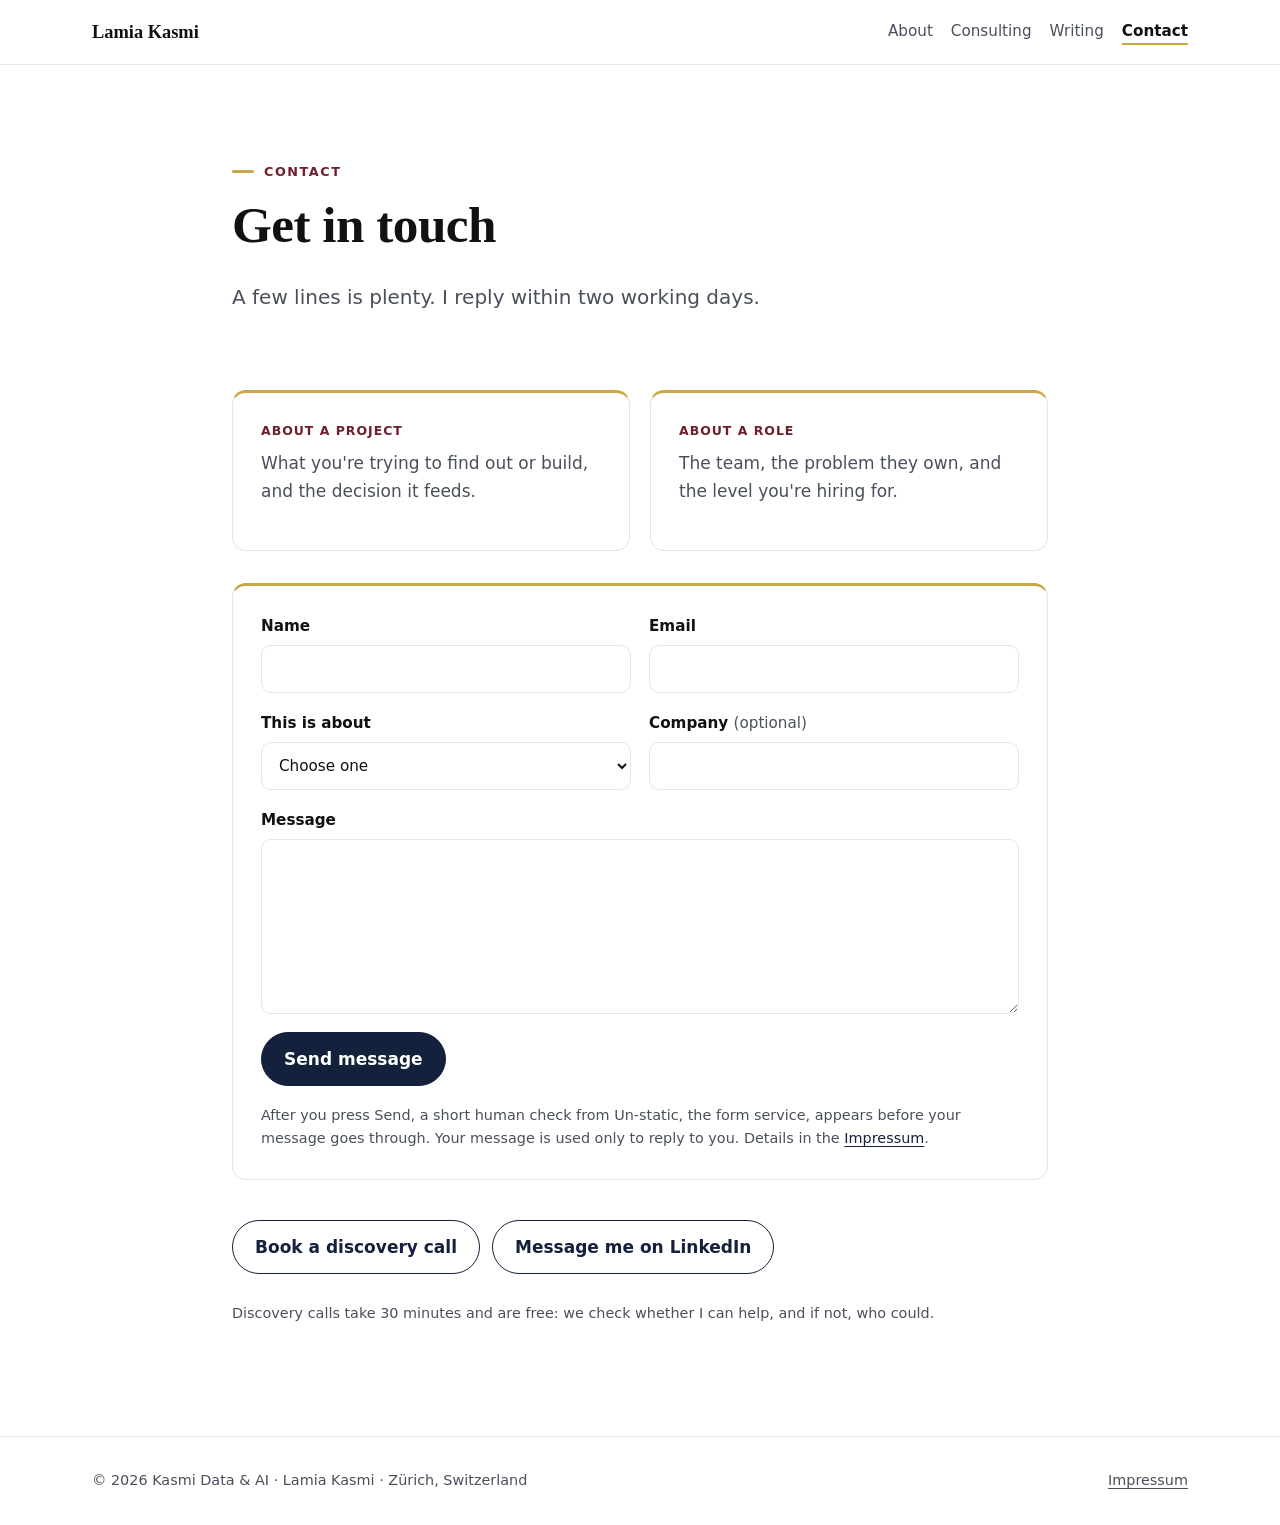
<file: contact/index.html>
<!doctype html>
<html lang="en">
<head>
<meta charset="utf-8">
<meta name="viewport" content="width=device-width, initial-scale=1">
<title>Contact | Lamia Kasmi</title>
<meta name="description" content="Get in touch with Lamia Kasmi about a data science or AI project, or about a senior role.">
<link rel="canonical" href="https://lamiakasmi.com/contact/">
<meta property="og:type" content="website">
<meta property="og:title" content="Contact | Lamia Kasmi">
<meta property="og:description" content="Get in touch with Lamia Kasmi about a data science or AI project, or about a senior role.">
<meta property="og:url" content="https://lamiakasmi.com/contact/">
<meta name="twitter:card" content="summary">
<link rel="icon" href="/static/favicon.svg" type="image/svg+xml">
<link rel="stylesheet" href="/static/style.css?v=b603ca87">
<script type="application/ld+json">
{"@context":"https://schema.org","@type":"Person","name":"Lamia Kasmi","jobTitle":"Senior Data Scientist and AI Consultant","url":"https://lamiakasmi.com","address":{"@type":"PostalAddress","addressLocality":"Zürich","addressCountry":"CH"},"alumniOf":[{"@type":"CollegeOrUniversity","name":"ETH Zürich"},{"@type":"CollegeOrUniversity","name":"EPFL"}],"knowsAbout":["Experimentation","Incrementality measurement","Marketing attribution","Search and retrieval","LLM evaluation","Machine learning","Laser physics"],"knowsLanguage":["en","fr","de"],"worksFor":{"@type":"Organization","name":"Kasmi Data & AI","url":"https://lamiakasmi.com"}}
</script>

<script data-goatcounter="https://lamiakasmi.goatcounter.com/count" async src="https://gc.zgo.at/count.js"></script>
</head>
<body>
<header class="site-header">
  <div class="wrap bar">
    <a class="brand" href="/">Lamia Kasmi</a>
    <nav aria-label="Main">
      <a href="/about/">About</a>
      <a href="/consulting/">Consulting</a>
      <a href="/writing/">Writing</a>
      <a href="/contact/" aria-current="page">Contact</a>
    </nav>
  </div>
</header>
<main>
<header class="page-head">
  <div class="wrap narrow">
    <p class="eyebrow">Contact</p>
    <h1>Get in touch</h1>
    <p class="lead">A few lines is plenty. I reply within two working days.</p>
  </div>
</header>
<section class="section tight-top">
  <div class="wrap narrow">
    <div class="grid two">
      <div class="path"><p class="tag">About a project</p><p>What you're trying to find out or build, and the decision it feeds.</p></div>
      <div class="path"><p class="tag">About a role</p><p>The team, the problem they own, and the level you're hiring for.</p></div>
    </div>
    <form class="contact-form" action="https://forms.un-static.com/forms/98cd6877fe47a4ebe84fc33035170fa39a8c91f0" method="post" accept-charset="UTF-8"><div class="field-row"><label>Name<input type="text" name="name" autocomplete="name" required maxlength="120"></label><label>Email<input type="email" name="email" autocomplete="email" required maxlength="200"></label></div><div class="field-row"><label>This is about<select name="topic" required><option value="" disabled selected>Choose one</option><option value="Project">A project</option><option value="Role">A role</option><option value="Other">Something else</option></select></label><label><span>Company <span class="optional">(optional)</span></span><input type="text" name="company" autocomplete="organization" maxlength="160"></label></div><label>Message<textarea name="message" rows="6" required maxlength="5000"></textarea></label><button class="btn" type="submit">Send message</button><p class="note-small">After you press Send, a short human check from Un-static, the form service, appears before your message goes through. Your message is used only to reply to you. Details in the <a href="/impressum/">Impressum</a>.</p></form>
    <div class="actions contact-actions"><a class="btn ghost" href="https://calendly.com/lamiakasmi/30min">Book a discovery call</a><a class="btn ghost" href="https://www.linkedin.com/in/lamiakasmi-phd">Message me on LinkedIn</a></div>
    <p class="note-small">Discovery calls take 30 minutes and are free: we check whether I can help, and if not, who could.</p>
  </div>
</section>
</main>

<footer class="site-footer">
  <div class="wrap bar">
    <span>© 2026 Kasmi Data &amp; AI · Lamia Kasmi · Zürich, Switzerland</span>
    <span><a href="/impressum/">Impressum</a></span>
  </div>
</footer>
</body>
</html>
</file>
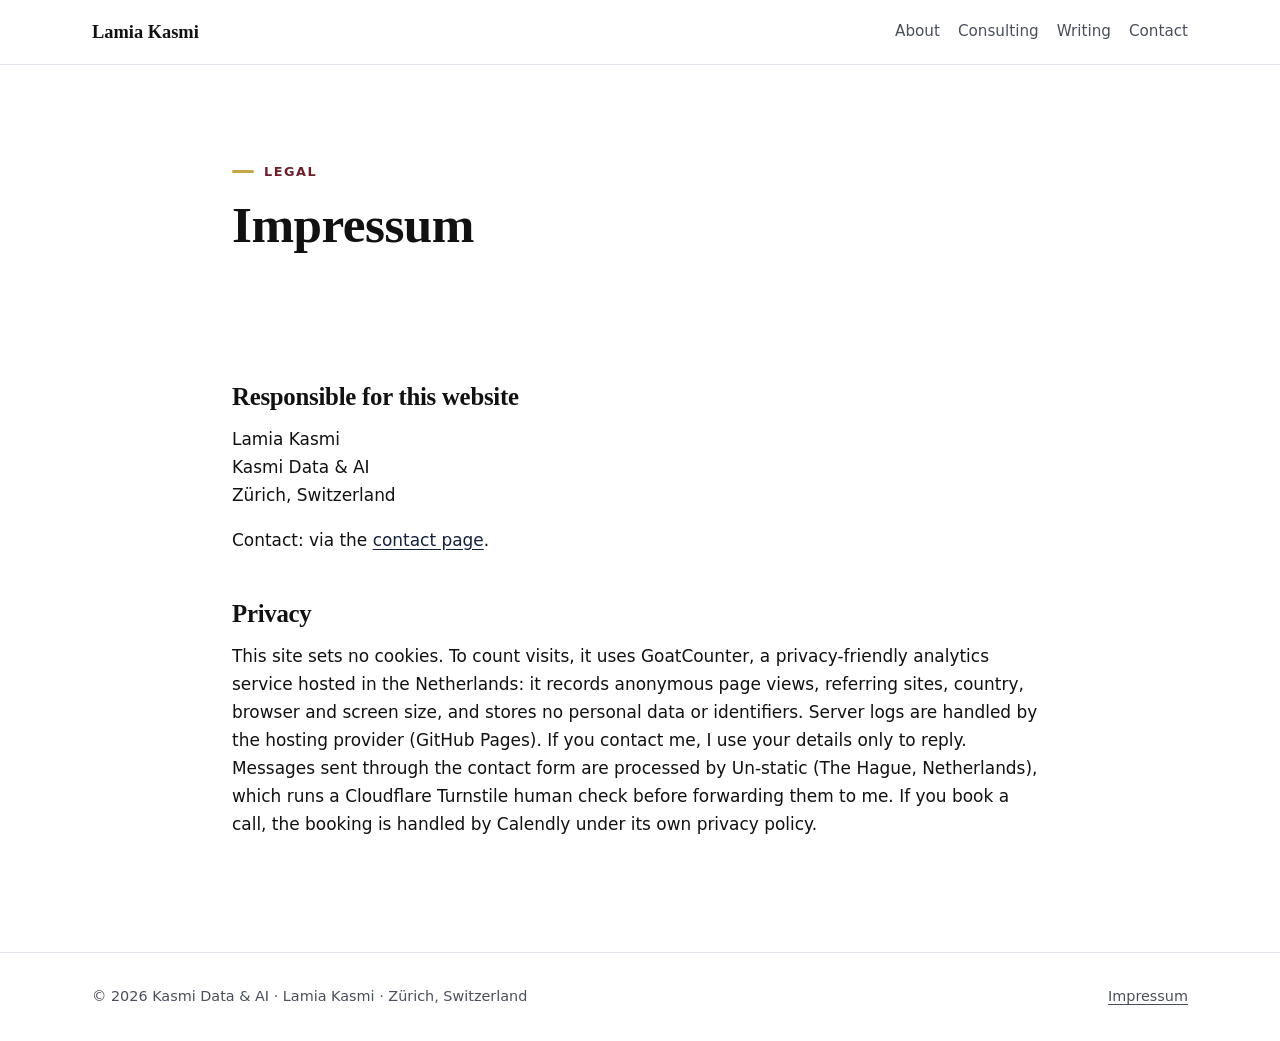
<file: impressum/index.html>
<!doctype html>
<html lang="en">
<head>
<meta charset="utf-8">
<meta name="viewport" content="width=device-width, initial-scale=1">
<title>Impressum | Lamia Kasmi</title>
<meta name="description" content="Legal notice and privacy for lamiakasmi.com.">
<link rel="canonical" href="https://lamiakasmi.com/impressum/">
<meta property="og:type" content="website">
<meta property="og:title" content="Impressum | Lamia Kasmi">
<meta property="og:description" content="Legal notice and privacy for lamiakasmi.com.">
<meta property="og:url" content="https://lamiakasmi.com/impressum/">
<meta name="twitter:card" content="summary">
<link rel="icon" href="/static/favicon.svg" type="image/svg+xml">
<link rel="stylesheet" href="/static/style.css?v=b603ca87">
<script type="application/ld+json">
{"@context":"https://schema.org","@type":"Person","name":"Lamia Kasmi","jobTitle":"Senior Data Scientist and AI Consultant","url":"https://lamiakasmi.com","address":{"@type":"PostalAddress","addressLocality":"Zürich","addressCountry":"CH"},"alumniOf":[{"@type":"CollegeOrUniversity","name":"ETH Zürich"},{"@type":"CollegeOrUniversity","name":"EPFL"}],"knowsAbout":["Experimentation","Incrementality measurement","Marketing attribution","Search and retrieval","LLM evaluation","Machine learning","Laser physics"],"knowsLanguage":["en","fr","de"],"worksFor":{"@type":"Organization","name":"Kasmi Data & AI","url":"https://lamiakasmi.com"}}
</script>

<script data-goatcounter="https://lamiakasmi.goatcounter.com/count" async src="https://gc.zgo.at/count.js"></script>
</head>
<body>
<header class="site-header">
  <div class="wrap bar">
    <a class="brand" href="/">Lamia Kasmi</a>
    <nav aria-label="Main">
      <a href="/about/">About</a>
      <a href="/consulting/">Consulting</a>
      <a href="/writing/">Writing</a>
      <a href="/contact/">Contact</a>
    </nav>
  </div>
</header>
<main>
<header class="page-head">
  <div class="wrap narrow">
    <p class="eyebrow">Legal</p>
    <h1>Impressum</h1>
  </div>
</header>
<section class="section tight-top">
  <div class="wrap narrow prose">
    <h2>Responsible for this website</h2>
    <p>Lamia Kasmi<br>Kasmi Data &amp; AI<br>Zürich, Switzerland</p>
    <p>Contact: via the <a href="/contact/">contact page</a>.</p>
    <h2>Privacy</h2>
    <p>This site sets no cookies. To count visits, it uses GoatCounter, a privacy-friendly analytics service hosted in the Netherlands: it records anonymous page views, referring sites, country, browser and screen size, and stores no personal data or identifiers. Server logs are handled by the hosting provider (GitHub Pages). If you contact me, I use your details only to reply. Messages sent through the contact form are processed by Un-static (The Hague, Netherlands), which runs a Cloudflare Turnstile human check before forwarding them to me. If you book a call, the booking is handled by Calendly under its own privacy policy.</p>
  </div>
</section>
</main>

<footer class="site-footer">
  <div class="wrap bar">
    <span>© 2026 Kasmi Data &amp; AI · Lamia Kasmi · Zürich, Switzerland</span>
    <span><a href="/impressum/" aria-current="page">Impressum</a></span>
  </div>
</footer>
</body>
</html>
</file>
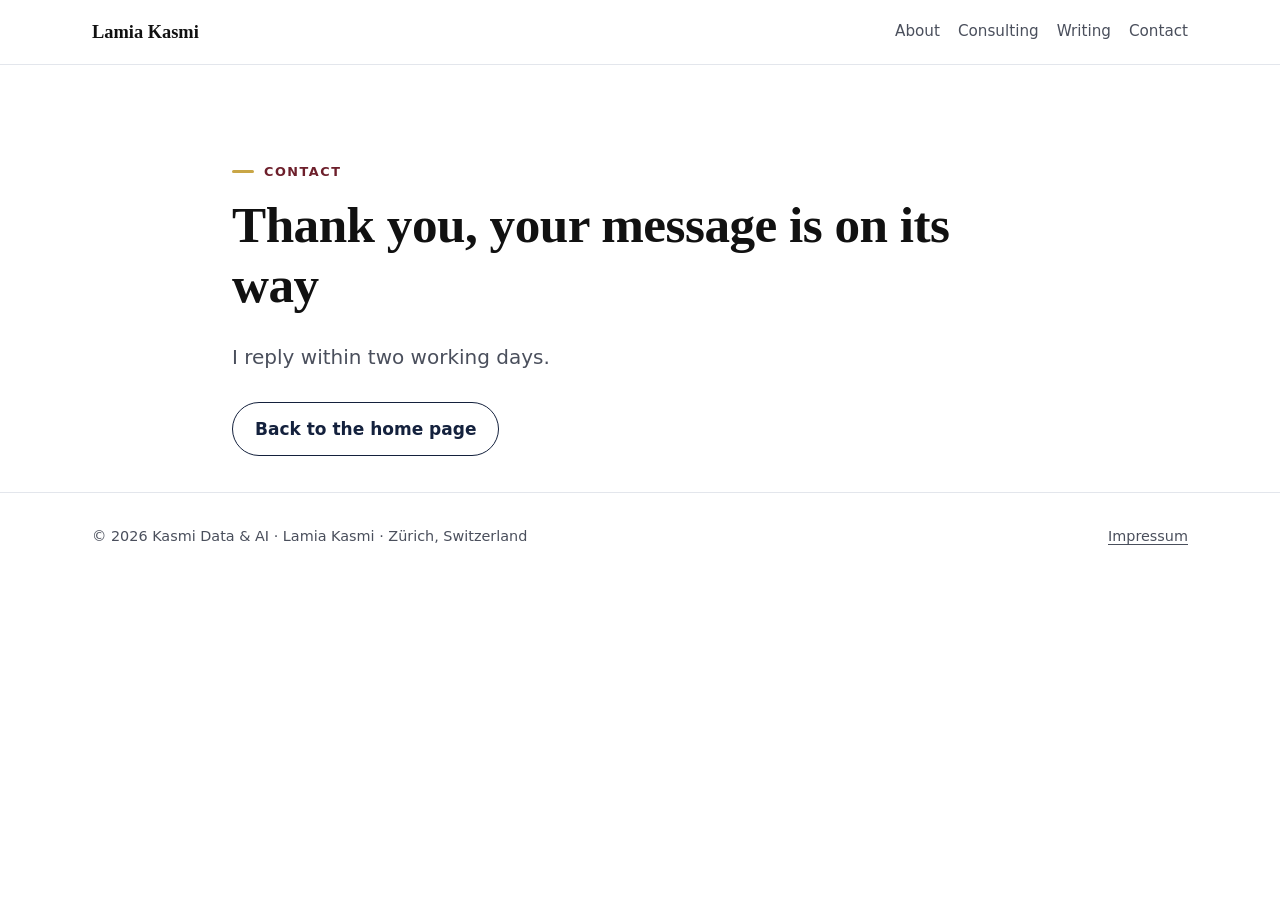
<file: thanks/index.html>
<!doctype html>
<html lang="en">
<head>
<meta charset="utf-8">
<meta name="viewport" content="width=device-width, initial-scale=1">
<title>Message sent | Lamia Kasmi</title>
<meta name="description" content="Your message to Lamia Kasmi has been sent.">
<link rel="canonical" href="https://lamiakasmi.com/thanks/">
<meta property="og:type" content="website">
<meta property="og:title" content="Message sent | Lamia Kasmi">
<meta property="og:description" content="Your message to Lamia Kasmi has been sent.">
<meta property="og:url" content="https://lamiakasmi.com/thanks/">
<meta name="twitter:card" content="summary">
<link rel="icon" href="/static/favicon.svg" type="image/svg+xml">
<link rel="stylesheet" href="/static/style.css?v=b603ca87">
<script type="application/ld+json">
{"@context":"https://schema.org","@type":"Person","name":"Lamia Kasmi","jobTitle":"Senior Data Scientist and AI Consultant","url":"https://lamiakasmi.com","address":{"@type":"PostalAddress","addressLocality":"Zürich","addressCountry":"CH"},"alumniOf":[{"@type":"CollegeOrUniversity","name":"ETH Zürich"},{"@type":"CollegeOrUniversity","name":"EPFL"}],"knowsAbout":["Experimentation","Incrementality measurement","Marketing attribution","Search and retrieval","LLM evaluation","Machine learning","Laser physics"],"knowsLanguage":["en","fr","de"],"worksFor":{"@type":"Organization","name":"Kasmi Data & AI","url":"https://lamiakasmi.com"}}
</script>

<script data-goatcounter="https://lamiakasmi.goatcounter.com/count" async src="https://gc.zgo.at/count.js"></script>
</head>
<body>
<header class="site-header">
  <div class="wrap bar">
    <a class="brand" href="/">Lamia Kasmi</a>
    <nav aria-label="Main">
      <a href="/about/">About</a>
      <a href="/consulting/">Consulting</a>
      <a href="/writing/">Writing</a>
      <a href="/contact/">Contact</a>
    </nav>
  </div>
</header>
<main>
<header class="page-head">
  <div class="wrap narrow">
    <p class="eyebrow">Contact</p>
    <h1>Thank you, your message is on its way</h1>
    <p class="lead">I reply within two working days.</p>
    <div class="actions"><a class="btn ghost" href="/">Back to the home page</a></div>
  </div>
</header>
</main>

<footer class="site-footer">
  <div class="wrap bar">
    <span>© 2026 Kasmi Data &amp; AI · Lamia Kasmi · Zürich, Switzerland</span>
    <span><a href="/impressum/">Impressum</a></span>
  </div>
</footer>
</body>
</html>
</file>
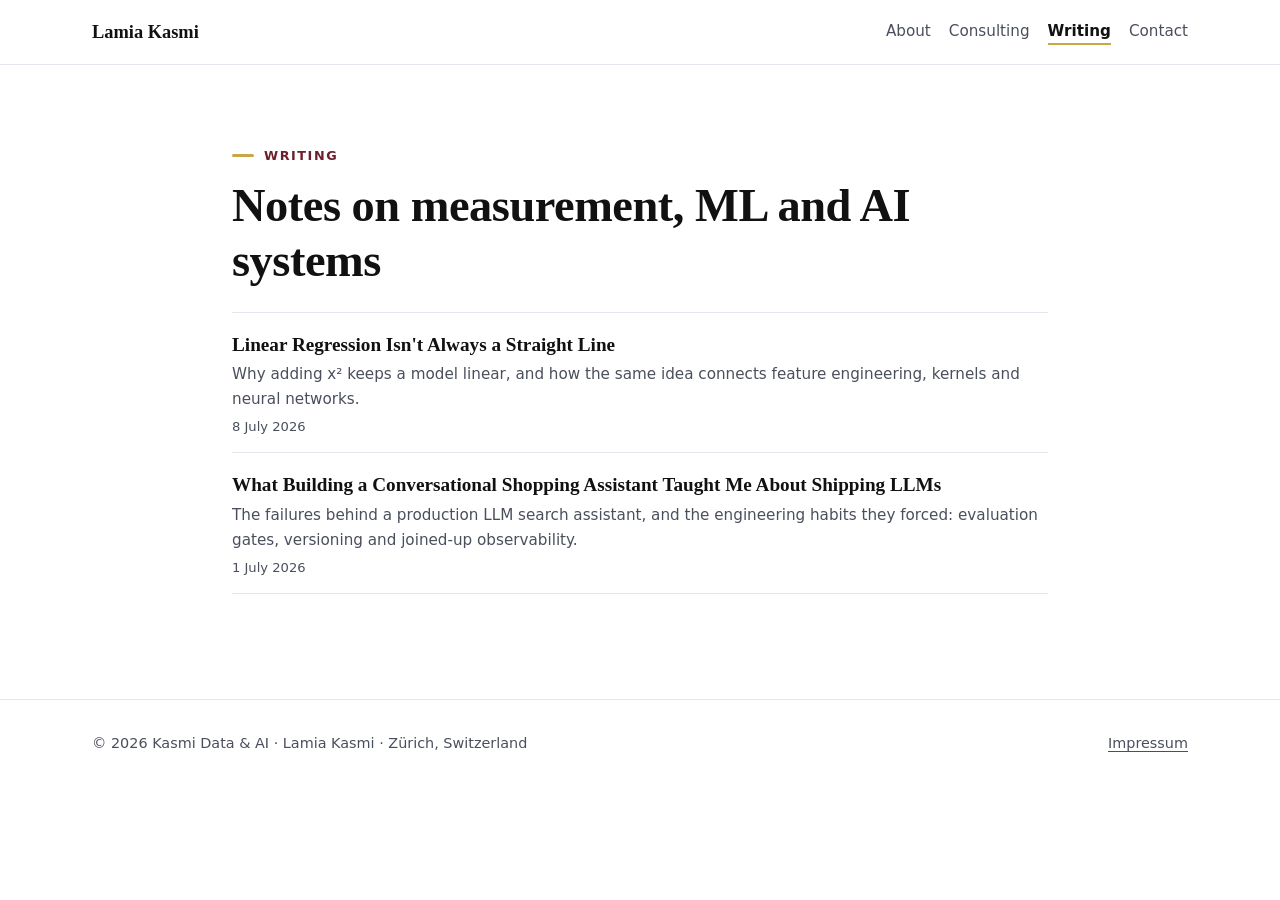
<file: writing/index.html>
<!doctype html>
<html lang="en">
<head>
<meta charset="utf-8">
<meta name="viewport" content="width=device-width, initial-scale=1">
<title>Writing | Lamia Kasmi</title>
<meta name="description" content="Essays and technical notes by Lamia Kasmi.">
<link rel="canonical" href="https://lamiakasmi.com/writing/">
<meta property="og:type" content="website">
<meta property="og:title" content="Writing | Lamia Kasmi">
<meta property="og:description" content="Essays and technical notes by Lamia Kasmi.">
<meta property="og:url" content="https://lamiakasmi.com/writing/">
<meta name="twitter:card" content="summary">
<link rel="icon" href="/static/favicon.svg" type="image/svg+xml">
<link rel="stylesheet" href="/static/style.css?v=b603ca87">
<script type="application/ld+json">
{"@context":"https://schema.org","@type":"Person","name":"Lamia Kasmi","jobTitle":"Senior Data Scientist and AI Consultant","url":"https://lamiakasmi.com","address":{"@type":"PostalAddress","addressLocality":"Zürich","addressCountry":"CH"},"alumniOf":[{"@type":"CollegeOrUniversity","name":"ETH Zürich"},{"@type":"CollegeOrUniversity","name":"EPFL"}],"knowsAbout":["Experimentation","Incrementality measurement","Marketing attribution","Search and retrieval","LLM evaluation","Machine learning","Laser physics"],"knowsLanguage":["en","fr","de"],"worksFor":{"@type":"Organization","name":"Kasmi Data & AI","url":"https://lamiakasmi.com"}}
</script>

<script data-goatcounter="https://lamiakasmi.goatcounter.com/count" async src="https://gc.zgo.at/count.js"></script>
</head>
<body>
<header class="site-header">
  <div class="wrap bar">
    <a class="brand" href="/">Lamia Kasmi</a>
    <nav aria-label="Main">
      <a href="/about/">About</a>
      <a href="/consulting/">Consulting</a>
      <a href="/writing/" aria-current="page">Writing</a>
      <a href="/contact/">Contact</a>
    </nav>
  </div>
</header>
<main class="wrap narrow page"><p class="eyebrow">Writing</p><h1>Notes on measurement, ML and AI systems</h1><ul class="post-list"><li><a href="/writing/linear-in-parameters/"><span class="post-title">Linear Regression Isn&#x27;t Always a Straight Line</span><span class="post-desc">Why adding x² keeps a model linear, and how the same idea connects feature engineering, kernels and neural networks.</span></a><time datetime="2026-07-08">8 July 2026</time></li>
<li><a href="/writing/building-a-conversational-shopping-assistant/"><span class="post-title">What Building a Conversational Shopping Assistant Taught Me About Shipping LLMs</span><span class="post-desc">The failures behind a production LLM search assistant, and the engineering habits they forced: evaluation gates, versioning and joined-up observability.</span></a><time datetime="2026-07-01">1 July 2026</time></li></ul></main>
<footer class="site-footer">
  <div class="wrap bar">
    <span>© 2026 Kasmi Data &amp; AI · Lamia Kasmi · Zürich, Switzerland</span>
    <span><a href="/impressum/">Impressum</a></span>
  </div>
</footer>
</body>
</html>
</file>
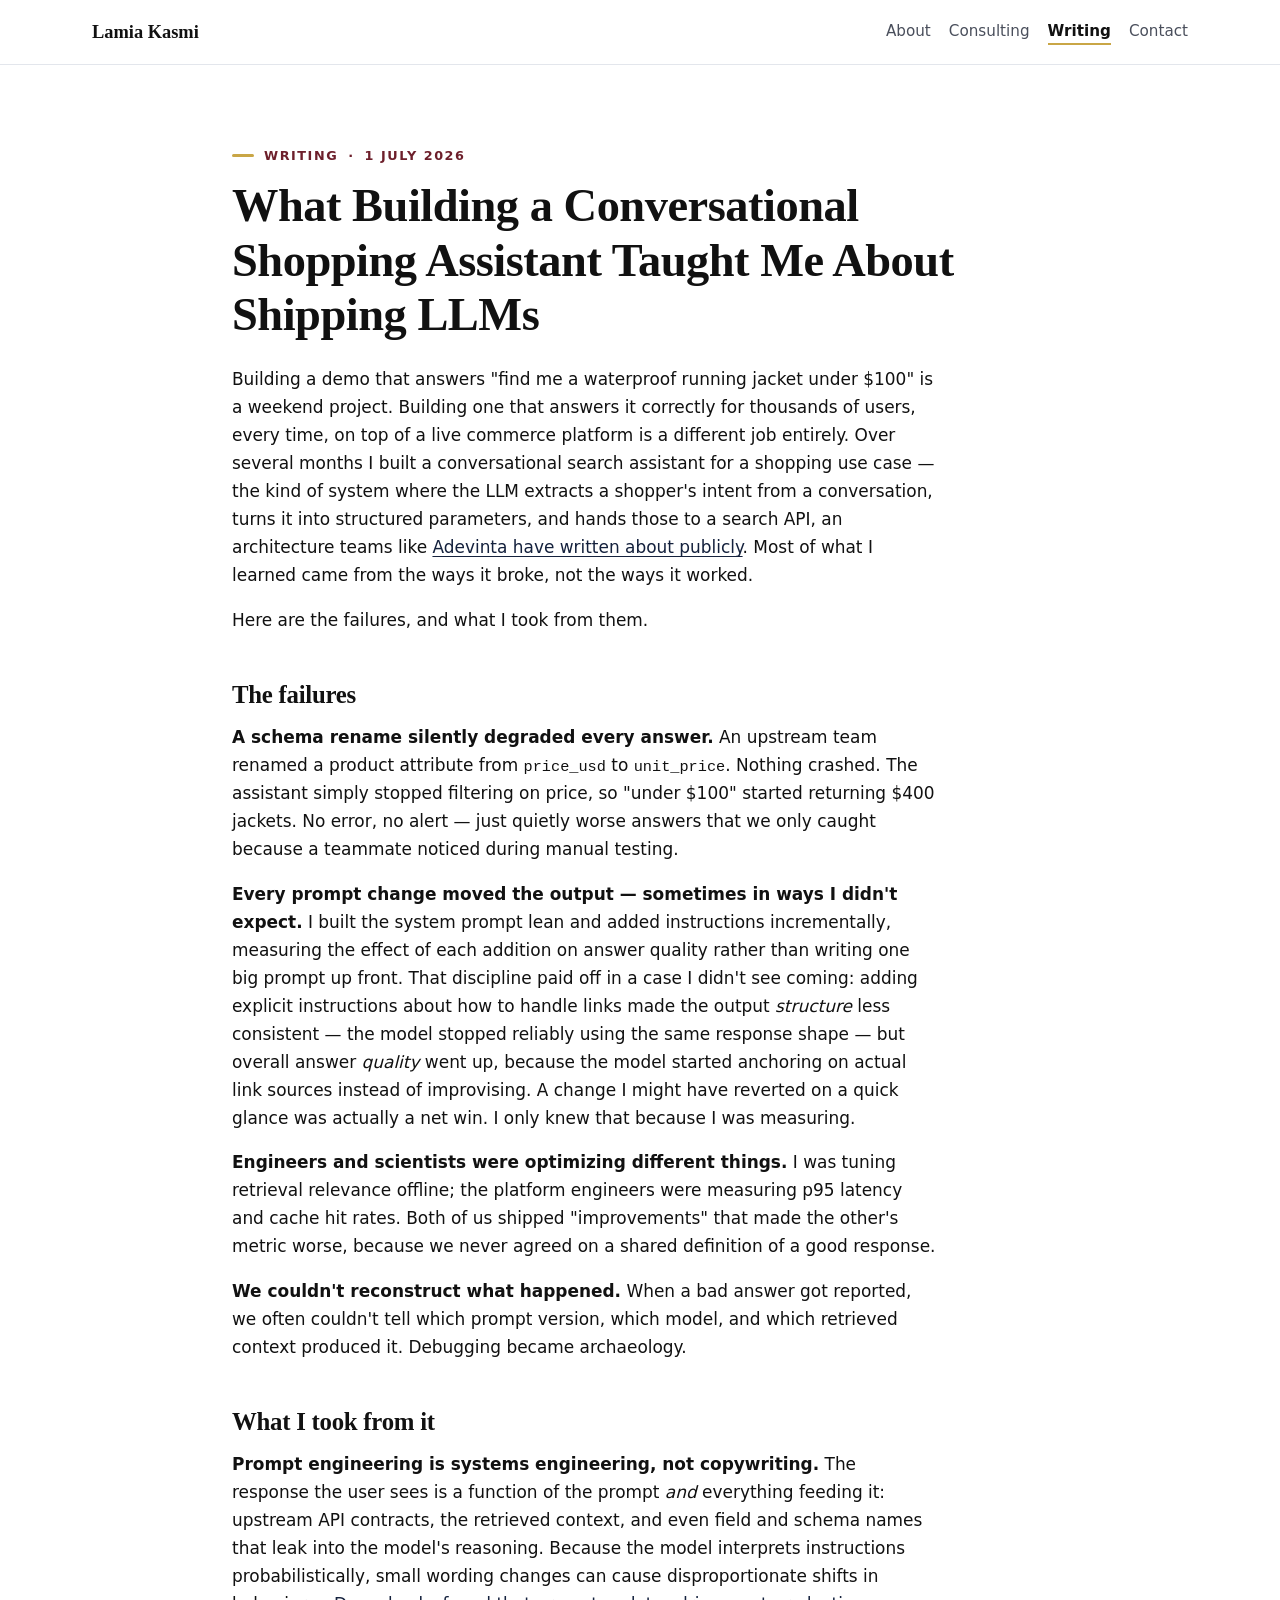
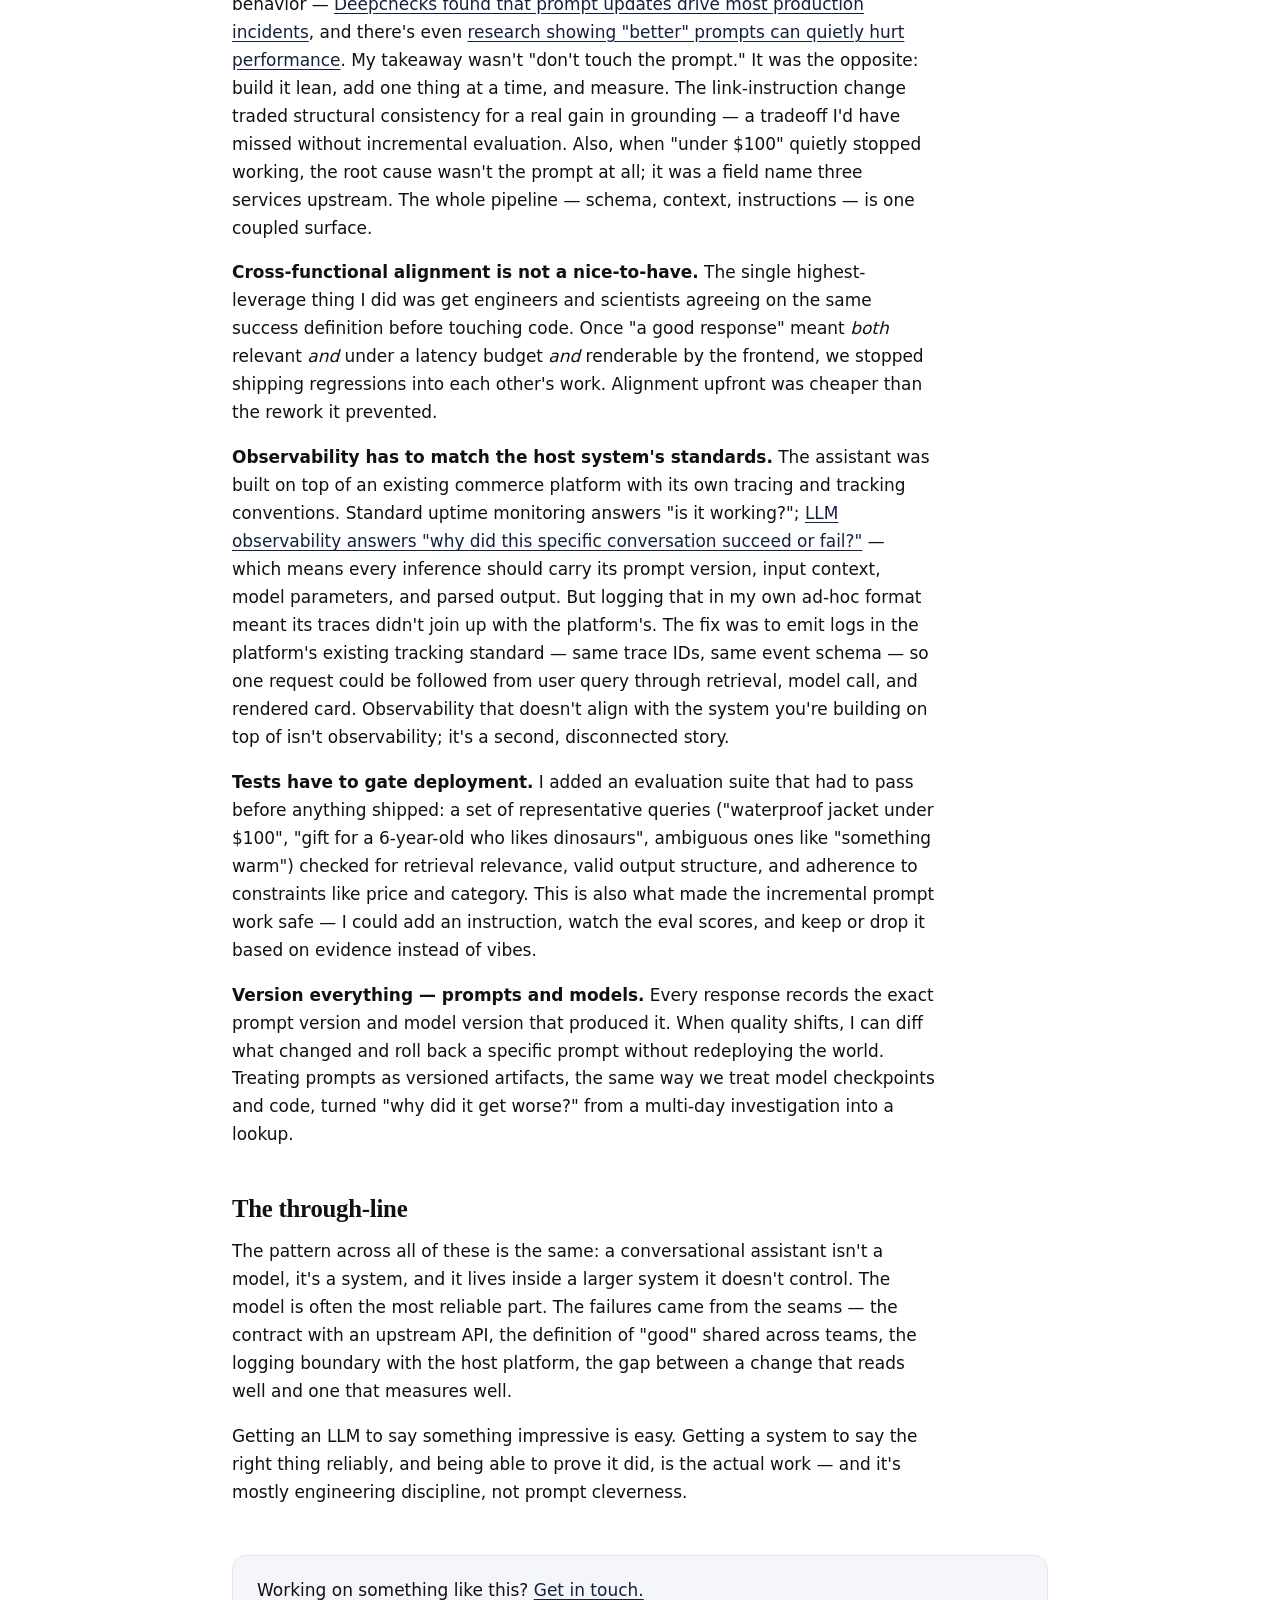
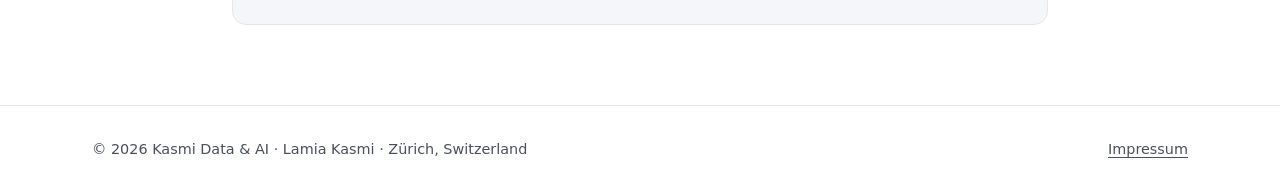
<file: writing/building-a-conversational-shopping-assistant/index.html>
<!doctype html>
<html lang="en">
<head>
<meta charset="utf-8">
<meta name="viewport" content="width=device-width, initial-scale=1">
<title>What Building a Conversational Shopping Assistant Taught Me About Shipping LLMs | Lamia Kasmi</title>
<meta name="description" content="The failures behind a production LLM search assistant, and the engineering habits they forced: evaluation gates, versioning and joined-up observability.">
<link rel="canonical" href="https://lamiakasmi.com/writing/building-a-conversational-shopping-assistant/">
<meta property="og:type" content="website">
<meta property="og:title" content="What Building a Conversational Shopping Assistant Taught Me About Shipping LLMs | Lamia Kasmi">
<meta property="og:description" content="The failures behind a production LLM search assistant, and the engineering habits they forced: evaluation gates, versioning and joined-up observability.">
<meta property="og:url" content="https://lamiakasmi.com/writing/building-a-conversational-shopping-assistant/">
<meta name="twitter:card" content="summary">
<link rel="icon" href="/static/favicon.svg" type="image/svg+xml">
<link rel="stylesheet" href="/static/style.css?v=b603ca87">
<script type="application/ld+json">
{"@context":"https://schema.org","@type":"Person","name":"Lamia Kasmi","jobTitle":"Senior Data Scientist and AI Consultant","url":"https://lamiakasmi.com","address":{"@type":"PostalAddress","addressLocality":"Zürich","addressCountry":"CH"},"alumniOf":[{"@type":"CollegeOrUniversity","name":"ETH Zürich"},{"@type":"CollegeOrUniversity","name":"EPFL"}],"knowsAbout":["Experimentation","Incrementality measurement","Marketing attribution","Search and retrieval","LLM evaluation","Machine learning","Laser physics"],"knowsLanguage":["en","fr","de"],"worksFor":{"@type":"Organization","name":"Kasmi Data & AI","url":"https://lamiakasmi.com"}}
</script>

<script data-goatcounter="https://lamiakasmi.goatcounter.com/count" async src="https://gc.zgo.at/count.js"></script>
</head>
<body>
<header class="site-header">
  <div class="wrap bar">
    <a class="brand" href="/">Lamia Kasmi</a>
    <nav aria-label="Main">
      <a href="/about/">About</a>
      <a href="/consulting/">Consulting</a>
      <a href="/writing/" aria-current="page">Writing</a>
      <a href="/contact/">Contact</a>
    </nav>
  </div>
</header>
<main class="wrap narrow page"><article><p class="eyebrow"><a href="/writing/">Writing</a> · <time datetime="2026-07-01">1 July 2026</time></p><h1>What Building a Conversational Shopping Assistant Taught Me About Shipping LLMs</h1><div class="prose"><p>Building a demo that answers "find me a waterproof running jacket under $100" is a weekend project. Building one that answers it correctly for thousands of users, every time, on top of a live commerce platform is a different job entirely. Over several months I built a conversational search assistant for a shopping use case — the kind of system where the LLM extracts a shopper's intent from a conversation, turns it into structured parameters, and hands those to a search API, an architecture teams like <a href="https://adevinta.com/techblog/transforming-e-commerce-with-a-conversational-search-assistant-powered-by-large-language-models/">Adevinta have written about publicly</a>. Most of what I learned came from the ways it broke, not the ways it worked.</p>
<p>Here are the failures, and what I took from them.</p>
<h2>The failures</h2>
<p><strong>A schema rename silently degraded every answer.</strong> An upstream team renamed a product attribute from <code>price_usd</code> to <code>unit_price</code>. Nothing crashed. The assistant simply stopped filtering on price, so "under $100" started returning $400 jackets. No error, no alert — just quietly worse answers that we only caught because a teammate noticed during manual testing.</p>
<p><strong>Every prompt change moved the output — sometimes in ways I didn't expect.</strong> I built the system prompt lean and added instructions incrementally, measuring the effect of each addition on answer quality rather than writing one big prompt up front. That discipline paid off in a case I didn't see coming: adding explicit instructions about how to handle links made the output <em>structure</em> less consistent — the model stopped reliably using the same response shape — but overall answer <em>quality</em> went up, because the model started anchoring on actual link sources instead of improvising. A change I might have reverted on a quick glance was actually a net win. I only knew that because I was measuring.</p>
<p><strong>Engineers and scientists were optimizing different things.</strong> I was tuning retrieval relevance offline; the platform engineers were measuring p95 latency and cache hit rates. Both of us shipped "improvements" that made the other's metric worse, because we never agreed on a shared definition of a good response.</p>
<p><strong>We couldn't reconstruct what happened.</strong> When a bad answer got reported, we often couldn't tell which prompt version, which model, and which retrieved context produced it. Debugging became archaeology.</p>
<h2>What I took from it</h2>
<p><strong>Prompt engineering is systems engineering, not copywriting.</strong> The response the user sees is a function of the prompt <em>and</em> everything feeding it: upstream API contracts, the retrieved context, and even field and schema names that leak into the model's reasoning. Because the model interprets instructions probabilistically, small wording changes can cause disproportionate shifts in behavior — <a href="https://deepchecks.com/llm-production-challenges-prompt-update-incidents/">Deepchecks found that prompt updates drive most production incidents</a>, and there's even <a href="https://arxiv.org/pdf/2601.22025">research showing "better" prompts can quietly hurt performance</a>. My takeaway wasn't "don't touch the prompt." It was the opposite: build it lean, add one thing at a time, and measure. The link-instruction change traded structural consistency for a real gain in grounding — a tradeoff I'd have missed without incremental evaluation. Also, when "under $100" quietly stopped working, the root cause wasn't the prompt at all; it was a field name three services upstream. The whole pipeline — schema, context, instructions — is one coupled surface.</p>
<p><strong>Cross-functional alignment is not a nice-to-have.</strong> The single highest-leverage thing I did was get engineers and scientists agreeing on the same success definition before touching code. Once "a good response" meant <em>both</em> relevant <em>and</em> under a latency budget <em>and</em> renderable by the frontend, we stopped shipping regressions into each other's work. Alignment upfront was cheaper than the rework it prevented.</p>
<p><strong>Observability has to match the host system's standards.</strong> The assistant was built on top of an existing commerce platform with its own tracing and tracking conventions. Standard uptime monitoring answers "is it working?"; <a href="https://www.vellum.ai/blog/a-guide-to-llm-observability">LLM observability answers "why did this specific conversation succeed or fail?"</a> — which means every inference should carry its prompt version, input context, model parameters, and parsed output. But logging that in my own ad-hoc format meant its traces didn't join up with the platform's. The fix was to emit logs in the platform's existing tracking standard — same trace IDs, same event schema — so one request could be followed from user query through retrieval, model call, and rendered card. Observability that doesn't align with the system you're building on top of isn't observability; it's a second, disconnected story.</p>
<p><strong>Tests have to gate deployment.</strong> I added an evaluation suite that had to pass before anything shipped: a set of representative queries ("waterproof jacket under $100", "gift for a 6-year-old who likes dinosaurs", ambiguous ones like "something warm") checked for retrieval relevance, valid output structure, and adherence to constraints like price and category. This is also what made the incremental prompt work safe — I could add an instruction, watch the eval scores, and keep or drop it based on evidence instead of vibes.</p>
<p><strong>Version everything — prompts and models.</strong> Every response records the exact prompt version and model version that produced it. When quality shifts, I can diff what changed and roll back a specific prompt without redeploying the world. Treating prompts as versioned artifacts, the same way we treat model checkpoints and code, turned "why did it get worse?" from a multi-day investigation into a lookup.</p>
<h2>The through-line</h2>
<p>The pattern across all of these is the same: a conversational assistant isn't a model, it's a system, and it lives inside a larger system it doesn't control. The model is often the most reliable part. The failures came from the seams — the contract with an upstream API, the definition of "good" shared across teams, the logging boundary with the host platform, the gap between a change that reads well and one that measures well.</p>
<p>Getting an LLM to say something impressive is easy. Getting a system to say the right thing reliably, and being able to prove it did, is the actual work — and it's mostly engineering discipline, not prompt cleverness.</p></div></article><aside class="post-cta"><p>Working on something like this? <a href="/contact/">Get in touch.</a></p></aside></main>
<footer class="site-footer">
  <div class="wrap bar">
    <span>© 2026 Kasmi Data &amp; AI · Lamia Kasmi · Zürich, Switzerland</span>
    <span><a href="/impressum/">Impressum</a></span>
  </div>
</footer>
</body>
</html>
</file>
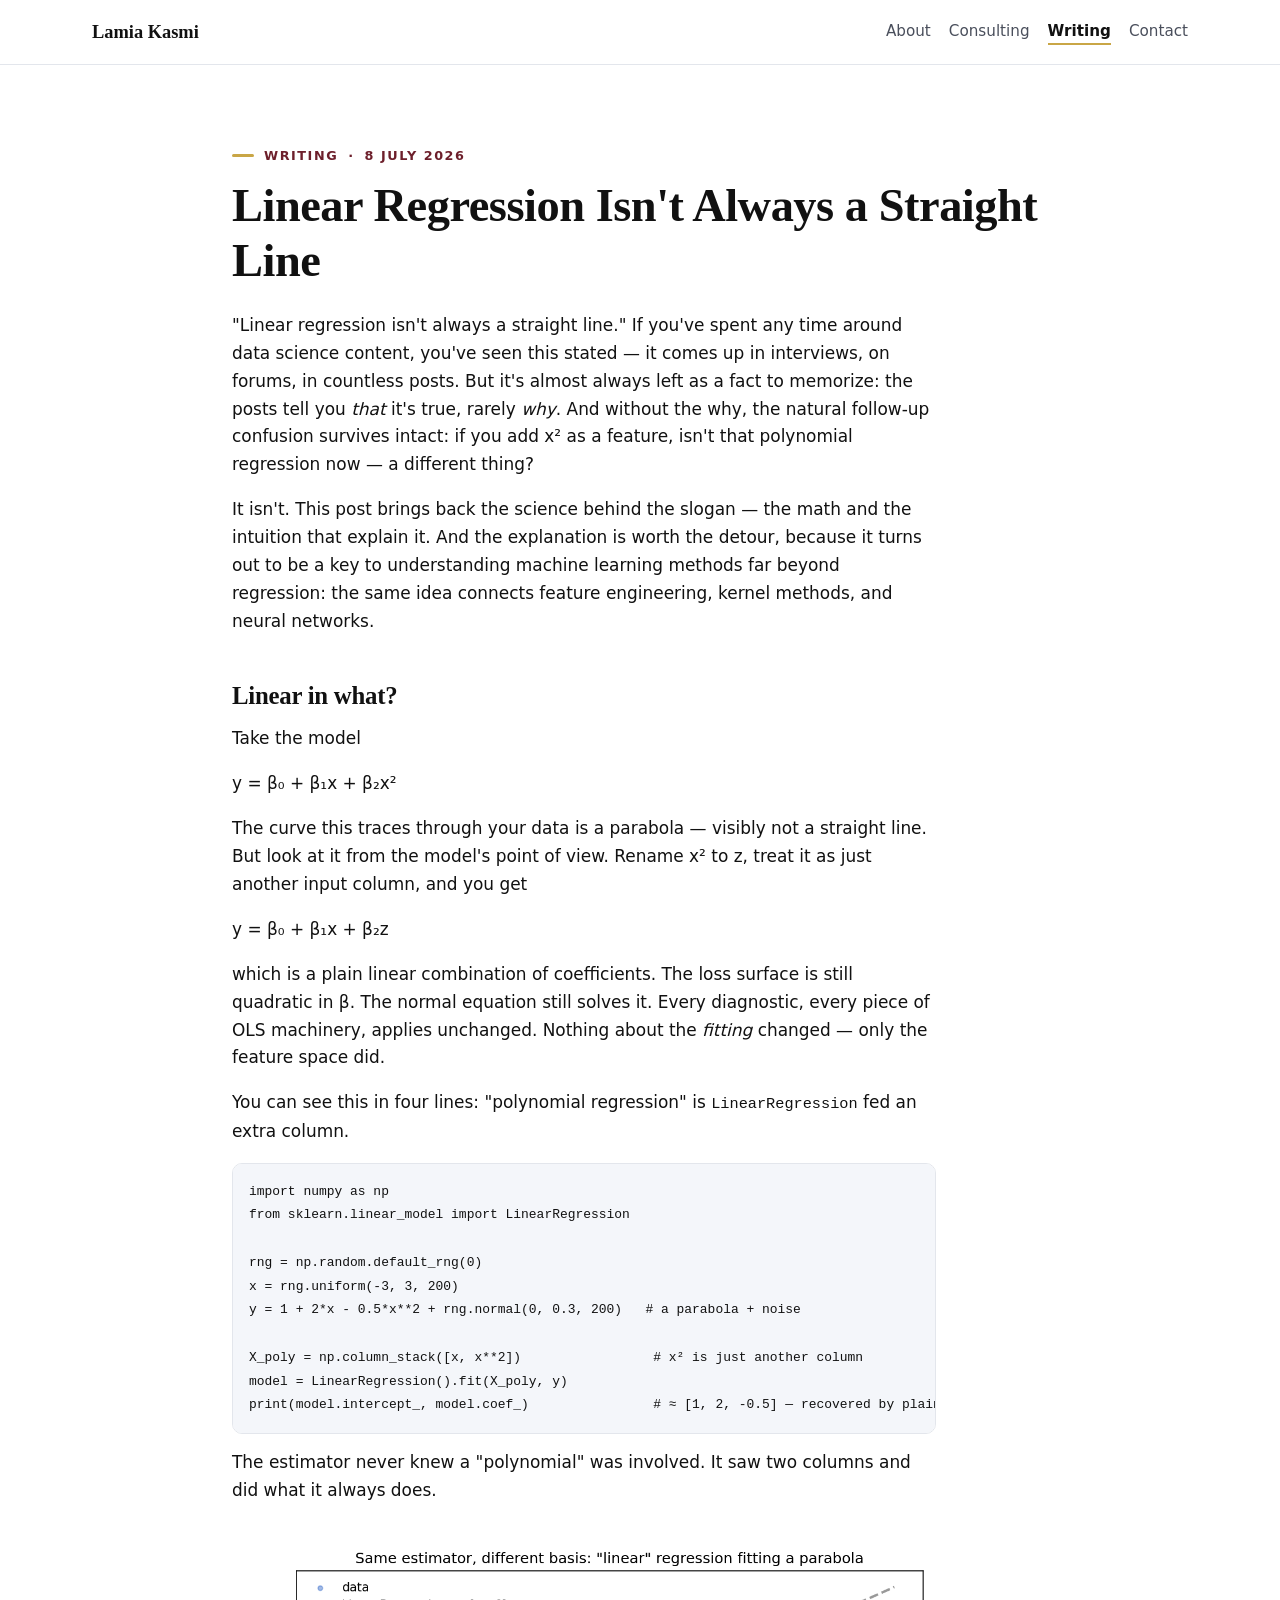
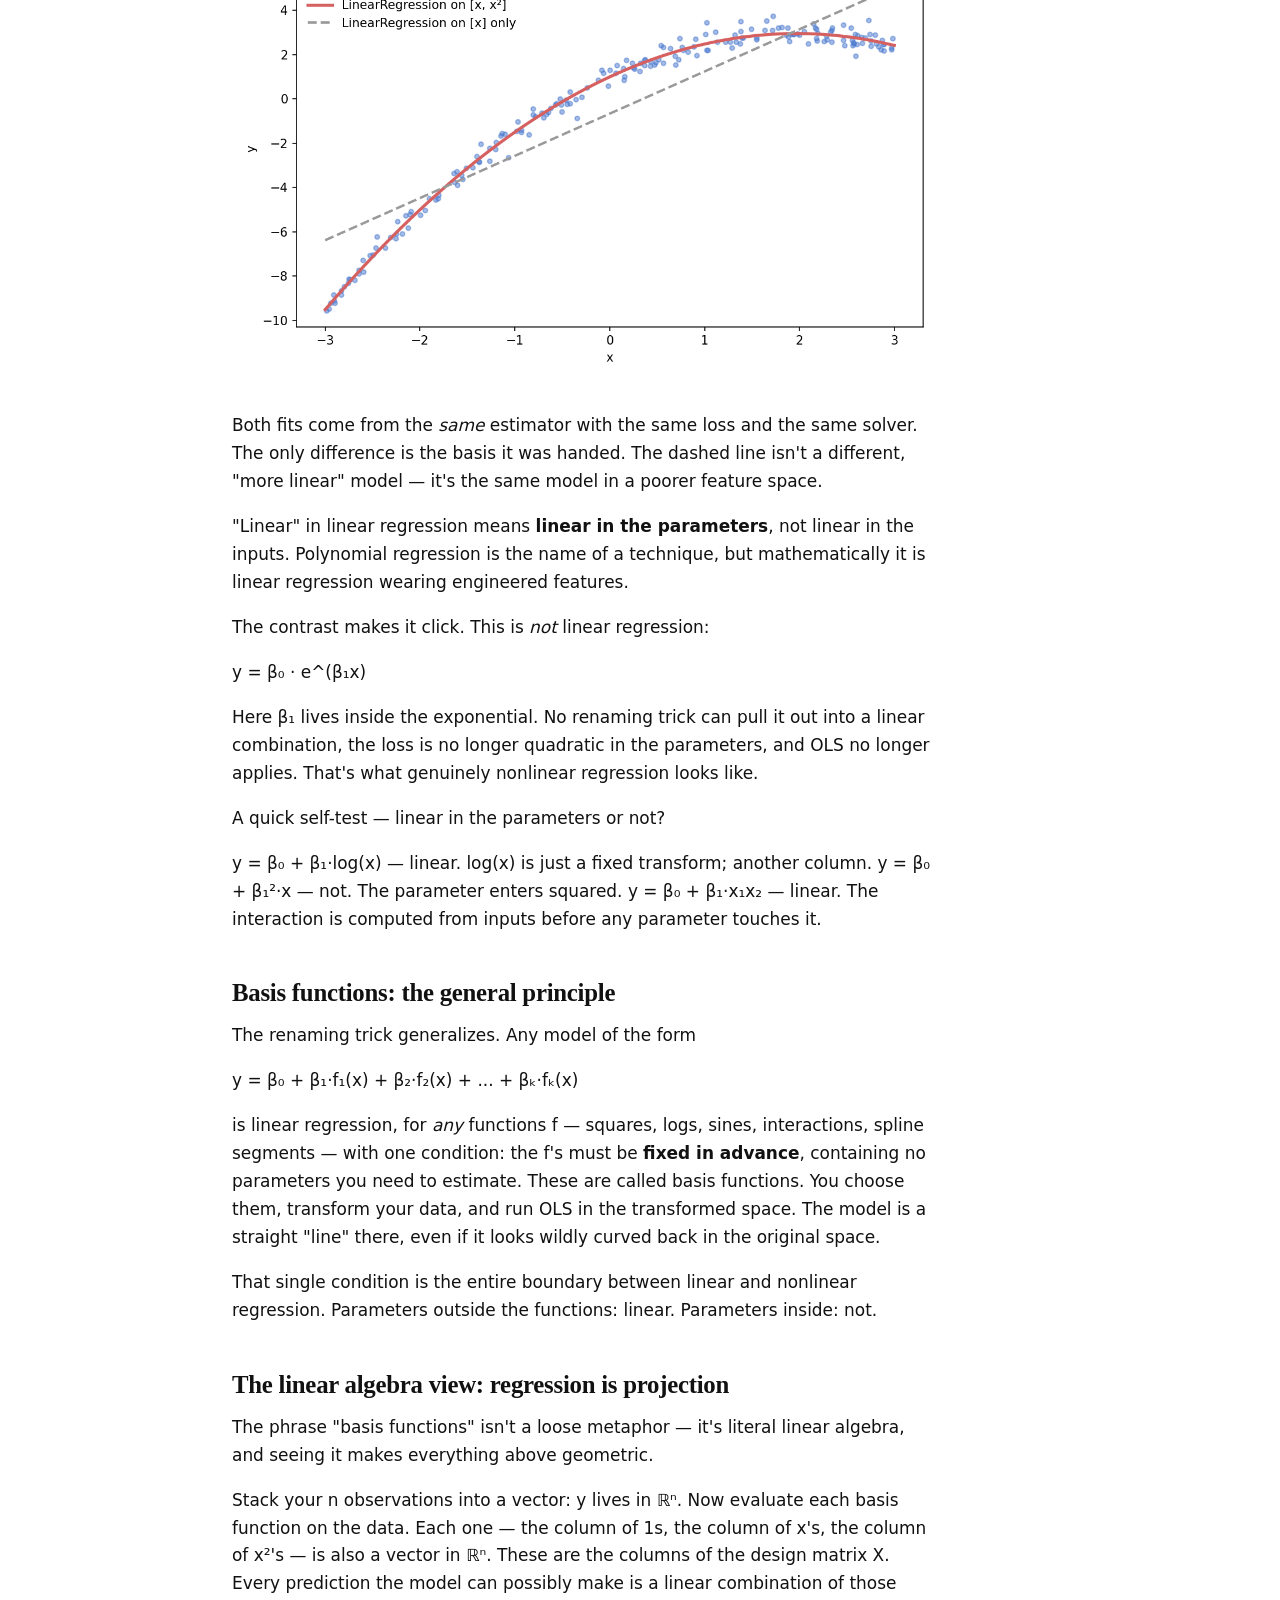
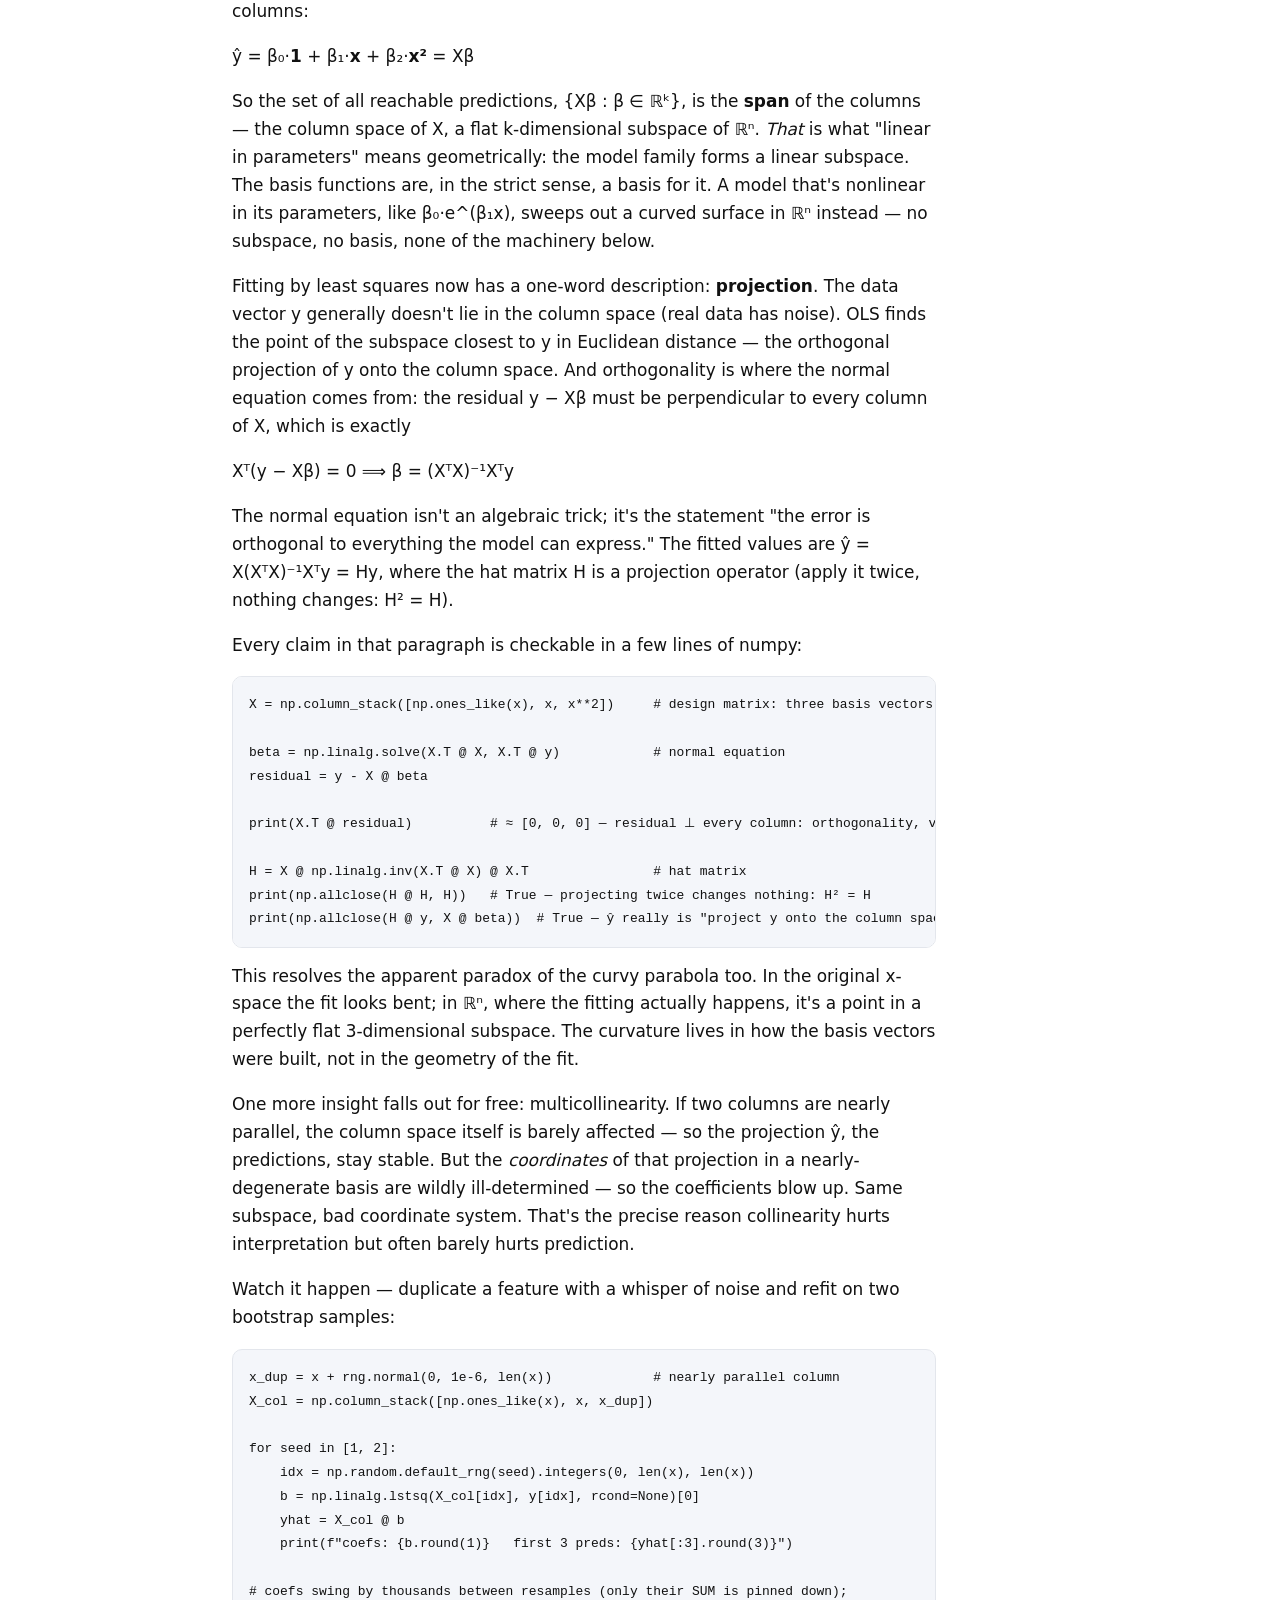
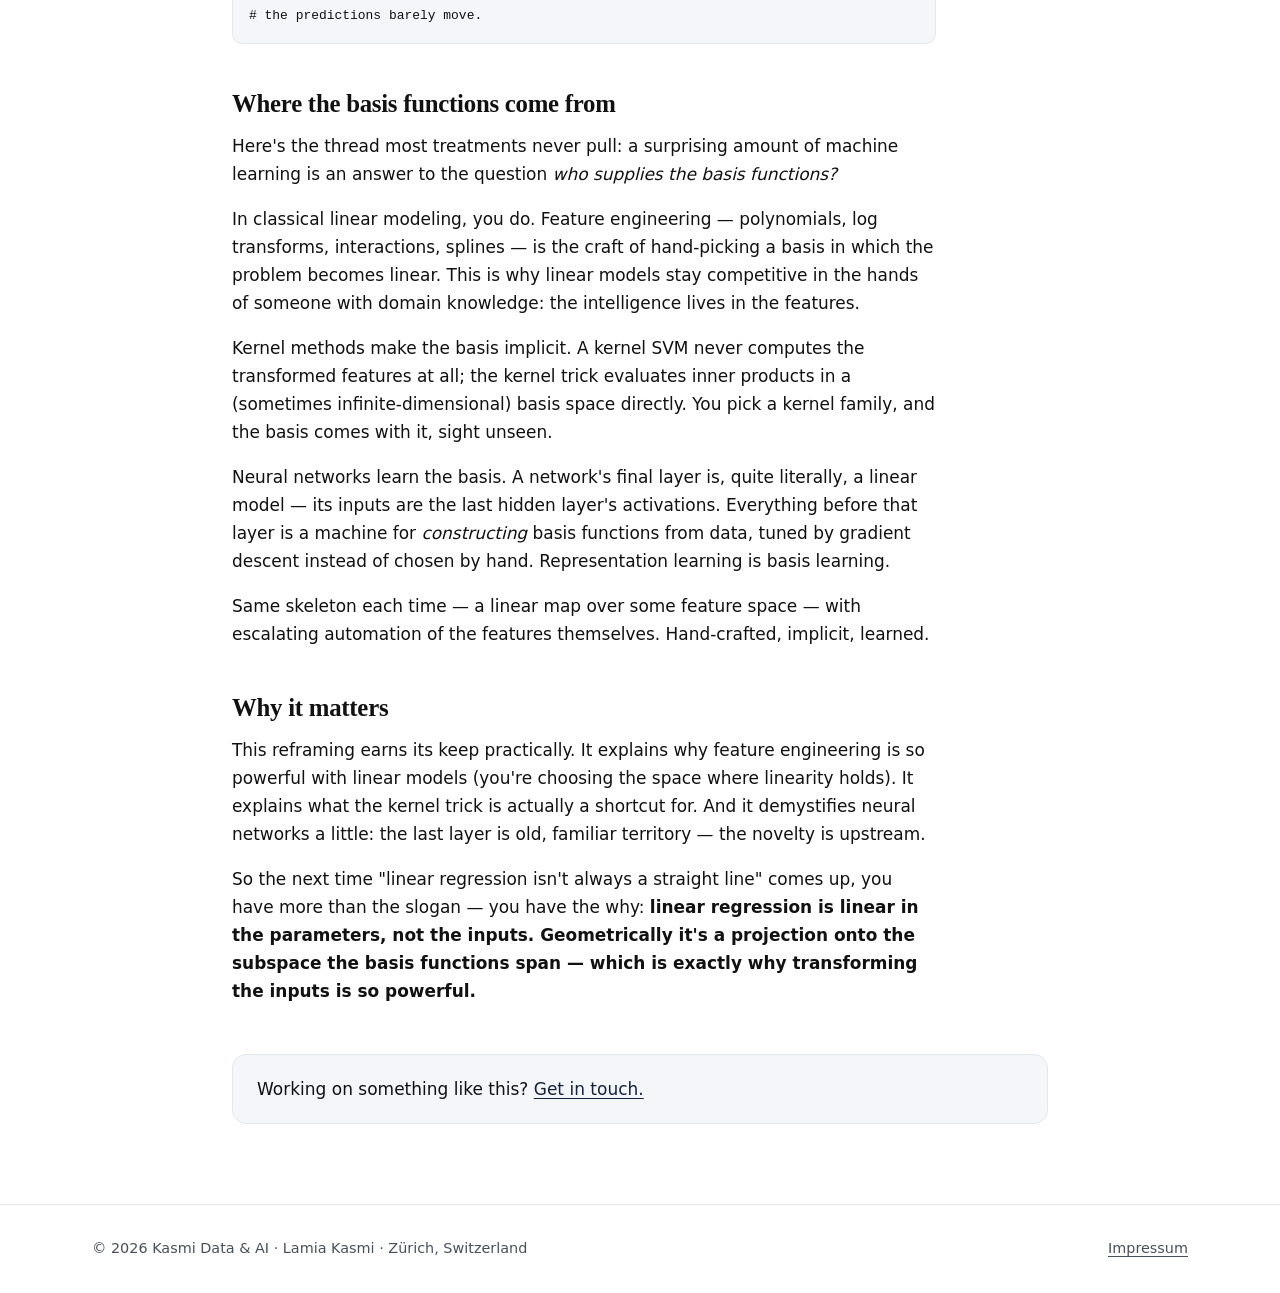
<file: writing/linear-in-parameters/index.html>
<!doctype html>
<html lang="en">
<head>
<meta charset="utf-8">
<meta name="viewport" content="width=device-width, initial-scale=1">
<title>Linear Regression Isn&#x27;t Always a Straight Line | Lamia Kasmi</title>
<meta name="description" content="Why adding x² keeps a model linear, and how the same idea connects feature engineering, kernels and neural networks.">
<link rel="canonical" href="https://lamiakasmi.com/writing/linear-in-parameters/">
<meta property="og:type" content="website">
<meta property="og:title" content="Linear Regression Isn&#x27;t Always a Straight Line | Lamia Kasmi">
<meta property="og:description" content="Why adding x² keeps a model linear, and how the same idea connects feature engineering, kernels and neural networks.">
<meta property="og:url" content="https://lamiakasmi.com/writing/linear-in-parameters/">
<meta name="twitter:card" content="summary">
<link rel="icon" href="/static/favicon.svg" type="image/svg+xml">
<link rel="stylesheet" href="/static/style.css?v=b603ca87">
<script type="application/ld+json">
{"@context":"https://schema.org","@type":"Person","name":"Lamia Kasmi","jobTitle":"Senior Data Scientist and AI Consultant","url":"https://lamiakasmi.com","address":{"@type":"PostalAddress","addressLocality":"Zürich","addressCountry":"CH"},"alumniOf":[{"@type":"CollegeOrUniversity","name":"ETH Zürich"},{"@type":"CollegeOrUniversity","name":"EPFL"}],"knowsAbout":["Experimentation","Incrementality measurement","Marketing attribution","Search and retrieval","LLM evaluation","Machine learning","Laser physics"],"knowsLanguage":["en","fr","de"],"worksFor":{"@type":"Organization","name":"Kasmi Data & AI","url":"https://lamiakasmi.com"}}
</script>

<script data-goatcounter="https://lamiakasmi.goatcounter.com/count" async src="https://gc.zgo.at/count.js"></script>
</head>
<body>
<header class="site-header">
  <div class="wrap bar">
    <a class="brand" href="/">Lamia Kasmi</a>
    <nav aria-label="Main">
      <a href="/about/">About</a>
      <a href="/consulting/">Consulting</a>
      <a href="/writing/" aria-current="page">Writing</a>
      <a href="/contact/">Contact</a>
    </nav>
  </div>
</header>
<main class="wrap narrow page"><article><p class="eyebrow"><a href="/writing/">Writing</a> · <time datetime="2026-07-08">8 July 2026</time></p><h1>Linear Regression Isn&#x27;t Always a Straight Line</h1><div class="prose"><p>"Linear regression isn't always a straight line." If you've spent any time around data science content, you've seen this stated — it comes up in interviews, on forums, in countless posts. But it's almost always left as a fact to memorize: the posts tell you <em>that</em> it's true, rarely <em>why</em>. And without the why, the natural follow-up confusion survives intact: if you add x² as a feature, isn't that polynomial regression now — a different thing?</p>
<p>It isn't. This post brings back the science behind the slogan — the math and the intuition that explain it. And the explanation is worth the detour, because it turns out to be a key to understanding machine learning methods far beyond regression: the same idea connects feature engineering, kernel methods, and neural networks.</p>
<h2>Linear in what?</h2>
<p>Take the model</p>
<p>y = β₀ + β₁x + β₂x²</p>
<p>The curve this traces through your data is a parabola — visibly not a straight line. But look at it from the model's point of view. Rename x² to z, treat it as just another input column, and you get</p>
<p>y = β₀ + β₁x + β₂z</p>
<p>which is a plain linear combination of coefficients. The loss surface is still quadratic in β. The normal equation still solves it. Every diagnostic, every piece of OLS machinery, applies unchanged. Nothing about the <em>fitting</em> changed — only the feature space did.</p>
<p>You can see this in four lines: "polynomial regression" is <code>LinearRegression</code> fed an extra column.</p>
<pre><code class="language-python">import numpy as np
from sklearn.linear_model import LinearRegression

rng = np.random.default_rng(0)
x = rng.uniform(-3, 3, 200)
y = 1 + 2*x - 0.5*x**2 + rng.normal(0, 0.3, 200)   # a parabola + noise

X_poly = np.column_stack([x, x**2])                 # x² is just another column
model = LinearRegression().fit(X_poly, y)
print(model.intercept_, model.coef_)                # ≈ [1, 2, -0.5] — recovered by plain OLS
</code></pre>
<p>The estimator never knew a "polynomial" was involved. It saw two columns and did what it always does.</p>
<figure><img alt="The same LinearRegression estimator fits a curve when given [x, x²] and a straight line when given [x] only" src="figures/parabola-fit.png" /></figure>
<p>Both fits come from the <em>same</em> estimator with the same loss and the same solver. The only difference is the basis it was handed. The dashed line isn't a different, "more linear" model — it's the same model in a poorer feature space.</p>
<p>"Linear" in linear regression means <strong>linear in the parameters</strong>, not linear in the inputs. Polynomial regression is the name of a technique, but mathematically it is linear regression wearing engineered features.</p>
<p>The contrast makes it click. This is <em>not</em> linear regression:</p>
<p>y = β₀ · e^(β₁x)</p>
<p>Here β₁ lives inside the exponential. No renaming trick can pull it out into a linear combination, the loss is no longer quadratic in the parameters, and OLS no longer applies. That's what genuinely nonlinear regression looks like.</p>
<p>A quick self-test — linear in the parameters or not?</p>
<p>y = β₀ + β₁·log(x) — linear. log(x) is just a fixed transform; another column.
y = β₀ + β₁²·x — not. The parameter enters squared.
y = β₀ + β₁·x₁x₂ — linear. The interaction is computed from inputs before any parameter touches it.</p>
<h2>Basis functions: the general principle</h2>
<p>The renaming trick generalizes. Any model of the form</p>
<p>y = β₀ + β₁·f₁(x) + β₂·f₂(x) + ... + βₖ·fₖ(x)</p>
<p>is linear regression, for <em>any</em> functions f — squares, logs, sines, interactions, spline segments — with one condition: the f's must be <strong>fixed in advance</strong>, containing no parameters you need to estimate. These are called basis functions. You choose them, transform your data, and run OLS in the transformed space. The model is a straight "line" there, even if it looks wildly curved back in the original space.</p>
<p>That single condition is the entire boundary between linear and nonlinear regression. Parameters outside the functions: linear. Parameters inside: not.</p>
<h2>The linear algebra view: regression is projection</h2>
<p>The phrase "basis functions" isn't a loose metaphor — it's literal linear algebra, and seeing it makes everything above geometric.</p>
<p>Stack your n observations into a vector: y lives in ℝⁿ. Now evaluate each basis function on the data. Each one — the column of 1s, the column of x's, the column of x²'s — is also a vector in ℝⁿ. These are the columns of the design matrix X. Every prediction the model can possibly make is a linear combination of those columns:</p>
<p>ŷ = β₀·<strong>1</strong> + β₁·<strong>x</strong> + β₂·<strong>x²</strong> = Xβ</p>
<p>So the set of all reachable predictions, {Xβ : β ∈ ℝᵏ}, is the <strong>span</strong> of the columns — the column space of X, a flat k-dimensional subspace of ℝⁿ. <em>That</em> is what "linear in parameters" means geometrically: the model family forms a linear subspace. The basis functions are, in the strict sense, a basis for it. A model that's nonlinear in its parameters, like β₀·e^(β₁x), sweeps out a curved surface in ℝⁿ instead — no subspace, no basis, none of the machinery below.</p>
<p>Fitting by least squares now has a one-word description: <strong>projection</strong>. The data vector y generally doesn't lie in the column space (real data has noise). OLS finds the point of the subspace closest to y in Euclidean distance — the orthogonal projection of y onto the column space. And orthogonality is where the normal equation comes from: the residual y − Xβ must be perpendicular to every column of X, which is exactly</p>
<p>Xᵀ(y − Xβ) = 0  ⟹  β = (XᵀX)⁻¹Xᵀy</p>
<p>The normal equation isn't an algebraic trick; it's the statement "the error is orthogonal to everything the model can express." The fitted values are ŷ = X(XᵀX)⁻¹Xᵀy = Hy, where the hat matrix H is a projection operator (apply it twice, nothing changes: H² = H).</p>
<p>Every claim in that paragraph is checkable in a few lines of numpy:</p>
<pre><code class="language-python">X = np.column_stack([np.ones_like(x), x, x**2])     # design matrix: three basis vectors in ℝⁿ

beta = np.linalg.solve(X.T @ X, X.T @ y)            # normal equation
residual = y - X @ beta

print(X.T @ residual)          # ≈ [0, 0, 0] — residual ⊥ every column: orthogonality, verified

H = X @ np.linalg.inv(X.T @ X) @ X.T                # hat matrix
print(np.allclose(H @ H, H))   # True — projecting twice changes nothing: H² = H
print(np.allclose(H @ y, X @ beta))  # True — ŷ really is &quot;project y onto the column space&quot;
</code></pre>
<p>This resolves the apparent paradox of the curvy parabola too. In the original x-space the fit looks bent; in ℝⁿ, where the fitting actually happens, it's a point in a perfectly flat 3-dimensional subspace. The curvature lives in how the basis vectors were built, not in the geometry of the fit.</p>
<p>One more insight falls out for free: multicollinearity. If two columns are nearly parallel, the column space itself is barely affected — so the projection ŷ, the predictions, stay stable. But the <em>coordinates</em> of that projection in a nearly-degenerate basis are wildly ill-determined — so the coefficients blow up. Same subspace, bad coordinate system. That's the precise reason collinearity hurts interpretation but often barely hurts prediction.</p>
<p>Watch it happen — duplicate a feature with a whisper of noise and refit on two bootstrap samples:</p>
<pre><code class="language-python">x_dup = x + rng.normal(0, 1e-6, len(x))             # nearly parallel column
X_col = np.column_stack([np.ones_like(x), x, x_dup])

for seed in [1, 2]:
    idx = np.random.default_rng(seed).integers(0, len(x), len(x))
    b = np.linalg.lstsq(X_col[idx], y[idx], rcond=None)[0]
    yhat = X_col @ b
    print(f&quot;coefs: {b.round(1)}   first 3 preds: {yhat[:3].round(3)}&quot;)

# coefs swing by thousands between resamples (only their SUM is pinned down);
# the predictions barely move.
</code></pre>
<h2>Where the basis functions come from</h2>
<p>Here's the thread most treatments never pull: a surprising amount of machine learning is an answer to the question <em>who supplies the basis functions?</em></p>
<p>In classical linear modeling, you do. Feature engineering — polynomials, log transforms, interactions, splines — is the craft of hand-picking a basis in which the problem becomes linear. This is why linear models stay competitive in the hands of someone with domain knowledge: the intelligence lives in the features.</p>
<p>Kernel methods make the basis implicit. A kernel SVM never computes the transformed features at all; the kernel trick evaluates inner products in a (sometimes infinite-dimensional) basis space directly. You pick a kernel family, and the basis comes with it, sight unseen.</p>
<p>Neural networks learn the basis. A network's final layer is, quite literally, a linear model — its inputs are the last hidden layer's activations. Everything before that layer is a machine for <em>constructing</em> basis functions from data, tuned by gradient descent instead of chosen by hand. Representation learning is basis learning.</p>
<p>Same skeleton each time — a linear map over some feature space — with escalating automation of the features themselves. Hand-crafted, implicit, learned.</p>
<h2>Why it matters</h2>
<p>This reframing earns its keep practically. It explains why feature engineering is so powerful with linear models (you're choosing the space where linearity holds). It explains what the kernel trick is actually a shortcut for. And it demystifies neural networks a little: the last layer is old, familiar territory — the novelty is upstream.</p>
<p>So the next time "linear regression isn't always a straight line" comes up, you have more than the slogan — you have the why: <strong>linear regression is linear in the parameters, not the inputs. Geometrically it's a projection onto the subspace the basis functions span — which is exactly why transforming the inputs is so powerful.</strong></p></div></article><aside class="post-cta"><p>Working on something like this? <a href="/contact/">Get in touch.</a></p></aside></main>
<footer class="site-footer">
  <div class="wrap bar">
    <span>© 2026 Kasmi Data &amp; AI · Lamia Kasmi · Zürich, Switzerland</span>
    <span><a href="/impressum/">Impressum</a></span>
  </div>
</footer>
</body>
</html>
</file>
<file: static/style.css>
:root {
  /* Brand: navy, yellow, bordeaux, black, white */
  --navy: #14213d;
  --yellow: #c9a646;   /* muted gold */
  --bordeaux: #6d1f2b; /* wine red, no pink cast */
  --bg: #ffffff;
  --bg-alt: #f4f6fa;
  --surface: #ffffff;
  --ink: #111111;
  --muted: #4a4f5c;
  --line: #e3e6ec;
  --accent: var(--navy);        /* buttons, links */
  --accent-ink: #ffffff;
  --label: var(--bordeaux);     /* small section labels, step numbers */
  --rule: var(--navy);
  --mark: var(--yellow);        /* non-text accents only: yellow text on white is unreadable */
  --serif: "Iowan Old Style", "Palatino Linotype", Palatino, "Book Antiqua", Georgia, serif;
  --sans: system-ui, -apple-system, "Segoe UI", Roboto, "Helvetica Neue", Arial, sans-serif;
  --mono: ui-monospace, "SF Mono", Menlo, Consolas, monospace;
  --radius: 14px;
  color-scheme: light;
}
@media (prefers-color-scheme: dark) {
  :root {
    --bg: #0d1322; --bg-alt: #111a2d; --surface: #141c30; --ink: #f5f6f8; --muted: #a9b0c0; --line: #242d45;
    --accent: #eef0f4; --accent-ink: var(--navy); --label: var(--yellow); --rule: #5b6a8f; color-scheme: dark;
  }
}
* { box-sizing: border-box; }
html { scroll-behavior: smooth; }
body { margin: 0; background: var(--bg); color: var(--ink); font: 17px/1.65 var(--sans); -webkit-font-smoothing: antialiased; }
a { color: var(--accent); text-underline-offset: 3px; }
a:hover { color: var(--label); }
:focus-visible { outline: 3px solid var(--mark); outline-offset: 2px; }
h1, h2, h3 { font-family: var(--serif); font-weight: 600; line-height: 1.18; letter-spacing: -0.01em; margin: 0 0 .5em; }
h1 { font-size: clamp(2.3rem, 5.5vw, 3.9rem); }
h2 { font-size: clamp(1.7rem, 3.4vw, 2.3rem); margin-bottom: 1.2em; }
h3 { font-size: 1.25rem; }
p { margin: 0 0 1em; }
.wrap { max-width: 1160px; margin: 0 auto; padding: 0 16px; }
@media (min-width: 720px) { .wrap { padding: 0 32px; } }
.wrap.narrow { max-width: 880px; }
.prose { max-width: 44rem; }

/* Header */
.site-header { position: sticky; top: 0; z-index: 10; background: color-mix(in srgb, var(--bg) 88%, transparent); backdrop-filter: blur(10px); }
.bar { display: flex; align-items: center; justify-content: space-between; gap: 16px; min-height: 64px; flex-wrap: wrap; }
.brand { font-family: var(--serif); font-weight: 600; font-size: 1.15rem; color: var(--ink); text-decoration: none; }
nav { display: flex; gap: 18px; font-size: .95rem; flex-wrap: wrap; }
nav a { color: var(--muted); text-decoration: none; }
nav a:hover { color: var(--ink); }
nav a[aria-current="page"] { color: var(--ink); font-weight: 600; box-shadow: inset 0 -2px 0 var(--mark); }
@media (max-width: 640px) {
  .site-header .bar { padding: 10px 16px 8px; row-gap: 6px; }
  .site-header nav { width: 100%; justify-content: space-between; gap: 10px; }
}
.site-header { border-bottom: 1px solid var(--line); }

/* Hero */
.hero { padding: clamp(56px, 10vw, 120px) 0 clamp(48px, 7vw, 88px); }
.eyebrow { font-size: .8rem; font-weight: 600; letter-spacing: .12em; text-transform: uppercase; color: var(--label); margin-bottom: 1em; display: flex; align-items: center; gap: 10px; }
.eyebrow::before { content: ""; width: 22px; height: 3px; background: var(--mark); border-radius: 2px; flex: none; }
.eyebrow a { color: inherit; text-decoration: none; }
.lead { font-size: clamp(1.08rem, 2vw, 1.25rem); color: var(--muted); max-width: 44em; }
.actions { display: flex; gap: 12px; flex-wrap: wrap; margin: 28px 0; }
.btn { display: inline-block; padding: 12px 22px; border-radius: 999px; background: var(--accent); color: var(--accent-ink); font-weight: 600; text-decoration: none; border: 1.5px solid var(--accent); transition: transform .15s ease, opacity .15s; }
.btn:hover { transform: translateY(-1px); opacity: .92; color: var(--accent-ink); }
.btn.ghost:hover { color: var(--accent); }
.btn.ghost { background: transparent; color: var(--accent); }
.creds { list-style: none; padding: 0; margin: 36px 0 0; display: flex; flex-wrap: wrap; gap: 8px 10px; }
.creds li { font-size: .88rem; color: var(--muted); border: 1px solid var(--line); border-radius: 999px; padding: 5px 13px; background: var(--surface); }

/* Sections */
.section { padding: clamp(56px, 8vw, 96px) 0; }
.section.alt { background: var(--bg-alt); }
.grid { display: grid; gap: 20px; }
.grid.three { grid-template-columns: repeat(auto-fit, minmax(260px, 1fr)); }
.grid.two { grid-template-columns: repeat(auto-fit, minmax(300px, 1fr)); }
.card, .work, .quote { background: var(--surface); border: 1px solid var(--line); border-radius: var(--radius); padding: 26px; }
.card .q { font-family: var(--serif); font-style: italic; font-size: 1.12rem; color: var(--ink); }
.card h3 { font-family: var(--sans); font-size: 1rem; letter-spacing: .01em; }
.card p:not(.q):not(.for) { color: var(--muted); font-size: .97rem; }
.for { font-size: .85rem; font-weight: 600; color: var(--accent); margin: 0; }
.tag { font-size: .78rem; font-weight: 600; letter-spacing: .08em; text-transform: uppercase; color: var(--muted); margin-bottom: .6em; }
.work p { color: var(--muted); font-size: .97rem; }
.more { font-weight: 600; text-decoration: none; }
.steps { list-style: none; padding: 0; margin: 0; display: grid; gap: 20px; grid-template-columns: repeat(auto-fit, minmax(240px, 1fr)); counter-reset: s; }
.steps li { counter-increment: s; border-top: 2px solid var(--rule); padding-top: 18px; }
.steps li::before { content: "0" counter(s); font-family: var(--mono); font-size: .85rem; color: var(--label); }
.steps p { color: var(--muted); font-size: .97rem; }
.quotes { display: grid; gap: 20px; grid-template-columns: repeat(auto-fit, minmax(300px, 1fr)); }
.quote { margin: 0; }
.quote blockquote { margin: 0 0 16px; font-family: var(--serif); font-size: 1.1rem; }
.quote figcaption { display: flex; flex-direction: column; font-size: .92rem; }
.quote figcaption span { color: var(--muted); }
.contact h2 { margin-bottom: .6em; }
.socials a { margin-right: 16px; }

.path { border-top: 3px solid var(--mark) !important; background: var(--surface); border: 1px solid var(--line); border-radius: var(--radius); padding: 28px; display: flex; flex-direction: column; scroll-margin-top: 90px; }
.path > .btn, .path .actions { margin-top: auto; }
.path > .btn { align-self: flex-start; }
.path h3 { font-size: 1.4rem; }
.path > p { color: var(--muted); }
.steps.compact { grid-template-columns: 1fr; gap: 14px; margin-bottom: 24px; }
.steps.compact li { border-top-width: 1px; padding-top: 12px; }
.steps h4 { font-size: 1rem; margin: 4px 0 4px; }
.steps.compact p { margin: 0; }
.facts { list-style: none; padding: 0; margin: 0 0 24px; }
.facts li { display: grid; grid-template-columns: 8.5em 1fr; gap: 12px; padding: 10px 0; border-top: 1px solid var(--line); font-size: .95rem; }
.facts strong { font-weight: 600; }
.facts span { color: var(--muted); }
@media (max-width: 520px) { .facts li { grid-template-columns: 1fr; gap: 2px; } }
.actions.tight { margin: 0; }

/* Writing */
.post-list { list-style: none; padding: 0; margin: 0 0 1.5em; }
.post-list li { border-top: 1px solid var(--line); }
.post-list li:last-child { border-bottom: 1px solid var(--line); }
.post-list a { display: flex; flex-direction: column; gap: 2px; padding: 16px 0 4px; text-decoration: none; }
.post-title { font-family: var(--serif); font-size: 1.2rem; color: var(--ink); font-weight: 600; }
.post-desc { color: var(--muted); font-size: .95rem; }
.post-list time { display: block; font-size: .82rem; color: var(--muted); padding-bottom: 14px; }
.draft { font: 600 .7rem var(--sans); text-transform: uppercase; letter-spacing: .08em; color: var(--label); border: 1px solid var(--label); border-radius: 4px; padding: 1px 5px; vertical-align: middle; }
.page { padding-top: clamp(40px, 7vw, 80px); padding-bottom: 80px; }
.page h1 { font-size: clamp(2rem, 4.5vw, 2.9rem); }
.prose { font-size: 1.06rem; }
.prose h2 { font-size: 1.55rem; margin: 1.8em 0 .6em; }
.prose h3 { margin-top: 1.5em; }
.prose img { max-width: 100%; height: auto; border-radius: 8px; }
.prose pre { background: var(--bg-alt); border: 1px solid var(--line); border-radius: 10px; padding: 16px; overflow-x: auto; font-size: .9rem; }
.prose code { font-family: var(--mono); font-size: .9em; }
.prose table { border-collapse: collapse; width: 100%; display: block; overflow-x: auto; font-size: .95rem; }
.prose th, .prose td { border-bottom: 1px solid var(--line); padding: 8px 10px; text-align: left; }
.prose blockquote { margin: 1.2em 0; padding-left: 18px; border-left: 3px solid var(--mark); color: var(--muted); }
.prose .katex-display { overflow-x: auto; overflow-y: hidden; }
.post-cta { margin-top: 48px; padding: 20px 24px; border-radius: var(--radius); background: var(--bg-alt); border: 1px solid var(--line); }
.post-cta p { margin: 0; }

/* Footer */
.site-footer { border-top: 1px solid var(--line); color: var(--muted); font-size: .9rem; padding: 12px 0; }
.site-footer a { color: var(--muted); }

/* Multi-page layout */
.page-head { padding: clamp(48px, 8vw, 96px) 0 8px; }
.page-head h1 { font-size: clamp(2.1rem, 4.8vw, 3.2rem); max-width: 18em; }
.section.tight-top { padding-top: clamp(28px, 4vw, 48px); }
h2.small { font-size: 1.35rem; margin-bottom: .7em; }
.pillars { display: grid; gap: 0; grid-template-columns: repeat(auto-fit, minmax(240px, 1fr)); border-top: 1px solid var(--line); }
.pillars a { display: block; padding: 22px 24px 22px 0; text-decoration: none; color: inherit; border-bottom: 1px solid var(--line); }
.pillars a:hover h3 { color: var(--label); }
.pillars h3 { font-size: 1.15rem; margin-bottom: .35em; color: var(--ink); }
.pillars p { color: var(--muted); font-size: .96rem; margin: 0; }
.after-grid { margin: 24px 0 0; }
.service { display: grid; gap: 24px 48px; grid-template-columns: minmax(0, 1fr) minmax(0, 1.5fr); padding: 40px 0; border-top: 1px solid var(--line); scroll-margin-top: 80px; }
.service:first-child { border-top: 0; padding-top: 8px; }
.service h2 { font-size: 1.6rem; margin-bottom: .5em; }
.service .q { font-family: var(--serif); font-style: italic; font-size: 1.1rem; color: var(--muted); }
.service h4 { font-size: .8rem; letter-spacing: .1em; text-transform: uppercase; color: var(--muted); margin: 0 0 .6em; }
.service p { color: var(--muted); }
@media (max-width: 760px) { .service { grid-template-columns: 1fr; } }
.bullets { margin: 0 0 1.4em; padding-left: 1.1em; color: var(--ink); }
.bullets li { margin-bottom: .35em; }
.bullets li::marker { color: var(--label); }
.expect > div { border-left: 3px solid var(--mark); padding-left: 18px; }
.expect h3 { font-family: var(--sans); font-size: 1.02rem; margin-bottom: .3em; }
.expect p { color: var(--muted); margin: 0; }
.timeline { list-style: none; padding: 0; margin: 32px 0 0; border-top: 1px solid var(--line); }
.timeline li { display: grid; grid-template-columns: 8.5em 1fr; gap: 12px; padding: 14px 0; border-bottom: 1px solid var(--line); }
.timeline span { font-family: var(--mono); font-size: .85rem; color: var(--label); padding-top: 3px; }
.timeline p { margin: 0; color: var(--muted); font-size: .95rem; }
@media (max-width: 520px) { .timeline li { grid-template-columns: 1fr; gap: 2px; } }
.topics { display: grid; gap: 24px; }
.topics h3 { font-size: 1.15rem; margin-bottom: .3em; }
.topics p { color: var(--muted); margin: 0; }
.section .btn { margin-top: 8px; }
.cta-band { background: var(--navy); color: #fff; padding: 40px 0; }
.cta-band h2 { color: #fff; margin: 0; font-size: clamp(1.4rem, 3vw, 1.9rem); }
.cta-band .btn { background: #fff; color: var(--navy); border-color: #fff; }
.cta-band .btn:hover { color: var(--navy); }
@media (prefers-color-scheme: dark) { .cta-band { background: #182443; } }
.contact-actions { margin-top: 32px; }
.note { color: var(--muted); font-style: italic; }
.path .tag { color: var(--label); }
.grid.expect { grid-template-columns: repeat(2, minmax(0, 1fr)); gap: 28px 40px; max-width: 860px; }
@media (max-width: 640px) { .grid.expect { grid-template-columns: 1fr; } }

.cta-band .actions.tight { margin: 0; }
.btn.ghost-light { background: transparent; color: #fff; border-color: rgba(255,255,255,.6); }
.btn.ghost-light:hover { color: #fff; border-color: #fff; }
.prose figure { margin: 2em 0; }
.prose figure img { display: block; margin: 0 auto; }
.prose figcaption { margin-top: 10px; font-size: .9rem; color: var(--muted); text-align: center; }

.muted-lead { color: var(--muted); }
.pubs { padding-left: 1.3em; margin: 24px 0; }
.pubs li { margin-bottom: 18px; padding-left: 4px; }
.pubs li::marker { color: var(--label); font-family: var(--mono); font-size: .85rem; }
.pubs a { font-weight: 600; text-decoration: none; color: var(--ink); }
.pubs a:hover { color: var(--label); }
.pubs .authors, .pubs .venue { display: block; font-size: .92rem; color: var(--muted); }
.pubs .authors strong { color: var(--ink); font-weight: 600; }
.thesis { font-size: .95rem; color: var(--muted); }
.projects { list-style: none; padding: 0; margin: 0; border-top: 1px solid var(--line); }
.projects li { padding: 14px 0; border-bottom: 1px solid var(--line); }
.projects a { font-weight: 600; text-decoration: none; color: var(--ink); display: block; }
.projects a:hover { color: var(--label); }
.projects span { color: var(--muted); font-size: .95rem; }

.note-small { font-size: .9rem; color: var(--muted); margin-top: 12px; }
.faq details { border-top: 1px solid var(--line); padding: 14px 0; }
.faq details:last-child { border-bottom: 1px solid var(--line); }
.faq summary { cursor: pointer; font-weight: 600; list-style: none; display: flex; justify-content: space-between; gap: 16px; }
.faq summary::-webkit-details-marker { display: none; }
.faq summary::after { content: "+"; color: var(--label); font-family: var(--mono); }
.faq details[open] summary::after { content: "−"; }
.faq details p { margin: 10px 0 0; color: var(--muted); }

.stats { list-style: none; padding: 0; margin: 8px 0 0; display: grid; grid-template-columns: repeat(auto-fit, minmax(220px, 1fr)); gap: 24px 32px; }
.stats li { border-top: 2px solid var(--rule); padding-top: 12px; }
.stats strong { display: block; font-family: var(--serif); font-size: 1.9rem; line-height: 1.1; color: var(--ink); margin-bottom: 6px; }
.stats span { color: var(--muted); font-size: .93rem; }
.timeline li div > p:empty { display: none; }

/* Contact form (Un-static backend) */
.contact-form { display: grid; gap: 18px; margin: 32px 0 8px; padding: 28px; background: var(--surface); border: 1px solid var(--line); border-top: 3px solid var(--mark); border-radius: var(--radius); }
.contact-form .field-row { display: grid; gap: 18px; grid-template-columns: 1fr 1fr; }
.contact-form label { display: grid; gap: 6px; font-weight: 600; font-size: .95rem; }
.contact-form .optional { font-weight: 400; color: var(--muted); }
.contact-form input, .contact-form select, .contact-form textarea { font: inherit; font-weight: 400; color: var(--ink); background: var(--bg); border: 1px solid var(--line); border-radius: 10px; padding: 11px 13px; width: 100%; box-sizing: border-box; }
.contact-form textarea { resize: vertical; min-height: 140px; }
.contact-form input, .contact-form select { height: 48px; }
.contact-form input:focus, .contact-form select:focus, .contact-form textarea:focus { outline: 2px solid var(--accent); outline-offset: 1px; border-color: transparent; }
.contact-form .btn { justify-self: start; cursor: pointer; font: inherit; font-weight: 600; margin-top: 0; }
.contact-form .note-small { margin: 0; }
@media (max-width: 640px) { .contact-form { padding: 20px; } .contact-form .field-row { grid-template-columns: 1fr; } }

/* About page: in-page navigation, bio beside timeline, project cards, collapsed publications */
.subnav { display: flex; flex-wrap: wrap; gap: 8px; margin-top: 22px; }
.subnav a { font-size: .88rem; padding: 6px 13px; border: 1px solid var(--line); border-radius: 999px; color: var(--muted); text-decoration: none; background: var(--surface); }
.subnav a:hover { color: var(--ink); border-color: var(--mark); }
section[id] { scroll-margin-top: 110px; }
.split { display: grid; gap: 40px; }
@media (min-width: 900px) { .split { grid-template-columns: minmax(0, 0.75fr) minmax(0, 1.25fr); gap: 64px; align-items: start; } .split .timeline { margin-top: 0; } }
.projects.cards { border-top: 0; display: grid; gap: 16px; grid-template-columns: 1fr; margin-top: 20px; }
.projects.cards li { background: var(--surface); border: 1px solid var(--line); border-radius: var(--radius); padding: 20px 22px; }
.projects.cards a { margin-bottom: 6px; }
details.more { margin: -6px 0 24px; }
details.more summary { cursor: pointer; color: var(--accent); font-weight: 600; font-size: .95rem; width: fit-content; }
details.more summary:hover { color: var(--label); }
details.more[open] summary { margin-bottom: 18px; }
details.more .pubs { margin-top: 0; }
#roles .facts, #roles > .wrap > p, #results .stats + p { max-width: 880px; }
@media (min-width: 900px) {
  #results .stats { grid-template-columns: repeat(3, minmax(0, 1fr)); }
  .projects.cards { grid-template-columns: 1fr; }
  .projects.cards li.featured { grid-column: 1 / -1; display: grid; grid-template-columns: minmax(0, 0.9fr) minmax(0, 1.1fr); column-gap: 32px; align-content: center; }
  .projects.cards li.featured > * { grid-column: 2; }
  .projects.cards li.featured > .thumb-link { grid-column: 1; grid-row: 1 / span 6; align-self: center; }
  .projects.cards li.featured .thumb { margin-bottom: 0; }
  #exploring .topics { grid-template-columns: repeat(3, minmax(0, 1fr)); gap: 32px; }
}
.projects.cards .thumb { display: block; width: 100%; height: auto; border: 1px solid var(--line); border-radius: 8px; margin-bottom: 14px; }
.projects.cards .thumb-link { margin-bottom: 0; }
.projects.cards .thumb-link .thumb { transition: border-color .15s, opacity .15s; }
.projects.cards .thumb-link:hover .thumb { border-color: var(--mark); opacity: .92; }
.projects .card-links { display: flex; flex-wrap: wrap; gap: 6px 18px; margin: 10px 0 0; font-size: .9rem; }
.projects .card-links a { display: inline; font-weight: 600; color: var(--accent); margin: 0; text-decoration: underline; text-underline-offset: 3px; text-decoration-color: var(--mark); }
.projects .card-links a:hover { color: var(--label); }
.hero .role { font-family: var(--serif); font-size: clamp(1.2rem, 2.4vw, 1.5rem); color: var(--ink); margin: -.2em 0 .9em; }
.projects.cards .tags { list-style: none; padding: 0; margin: 10px 0 0; border: 0; background: none; display: flex; flex-wrap: wrap; gap: 5px; }
.projects.cards .tags li { display: inline-block; margin: 0; padding: 2px 9px; border: 1px solid var(--line); border-radius: 999px; background: var(--bg-alt); color: var(--muted); font-size: .74rem; line-height: 1.5; box-shadow: none; }
.pub-head { font-size: 1.1rem; margin: 30px 0 10px; }
.pubs.plain { list-style: none; padding-left: 0; }
.pubs .pub-title { font-weight: 600; color: var(--ink); }
.pubs .badge { display: inline-block; margin-top: 4px; font-size: .72rem; font-weight: 600; letter-spacing: .02em; padding: 1px 8px; border-radius: 999px; border: 1px solid var(--mark); color: var(--label); }
.pubs.plain li { padding-left: 0; }
</file>
